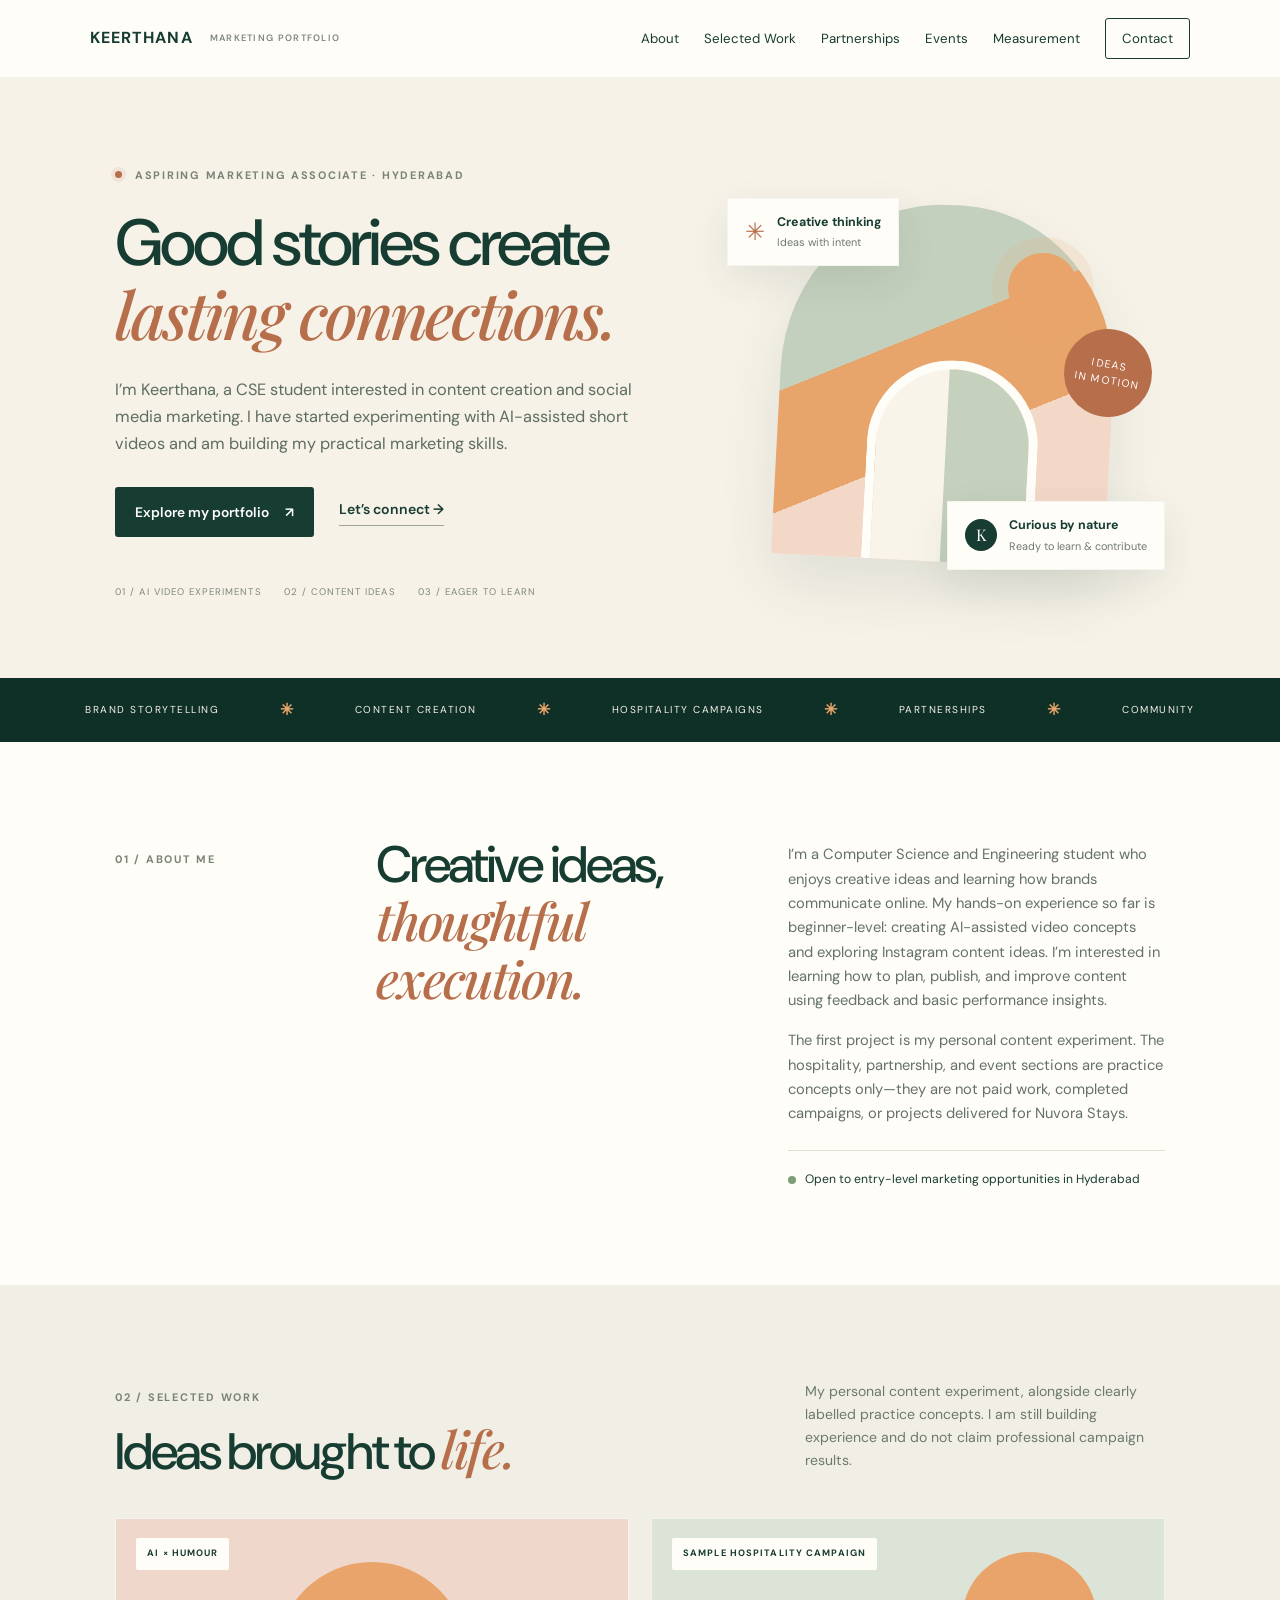
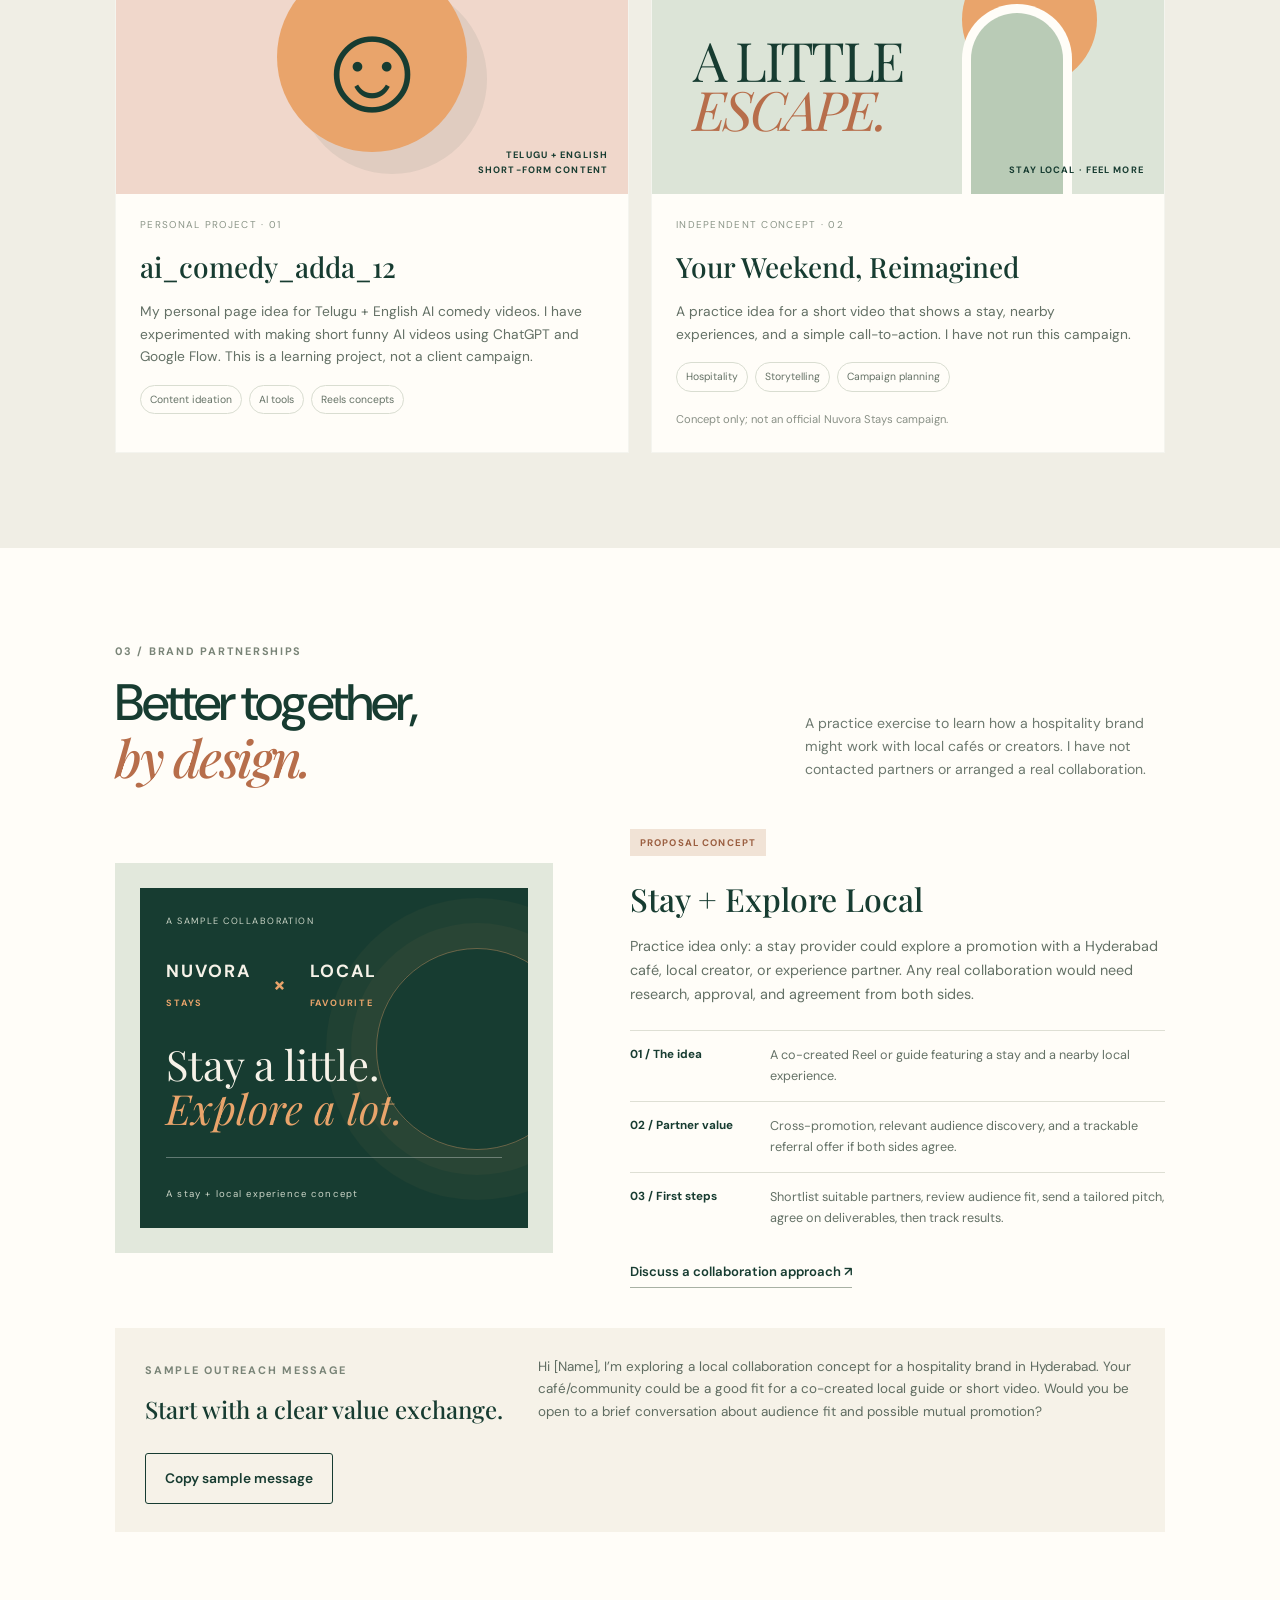
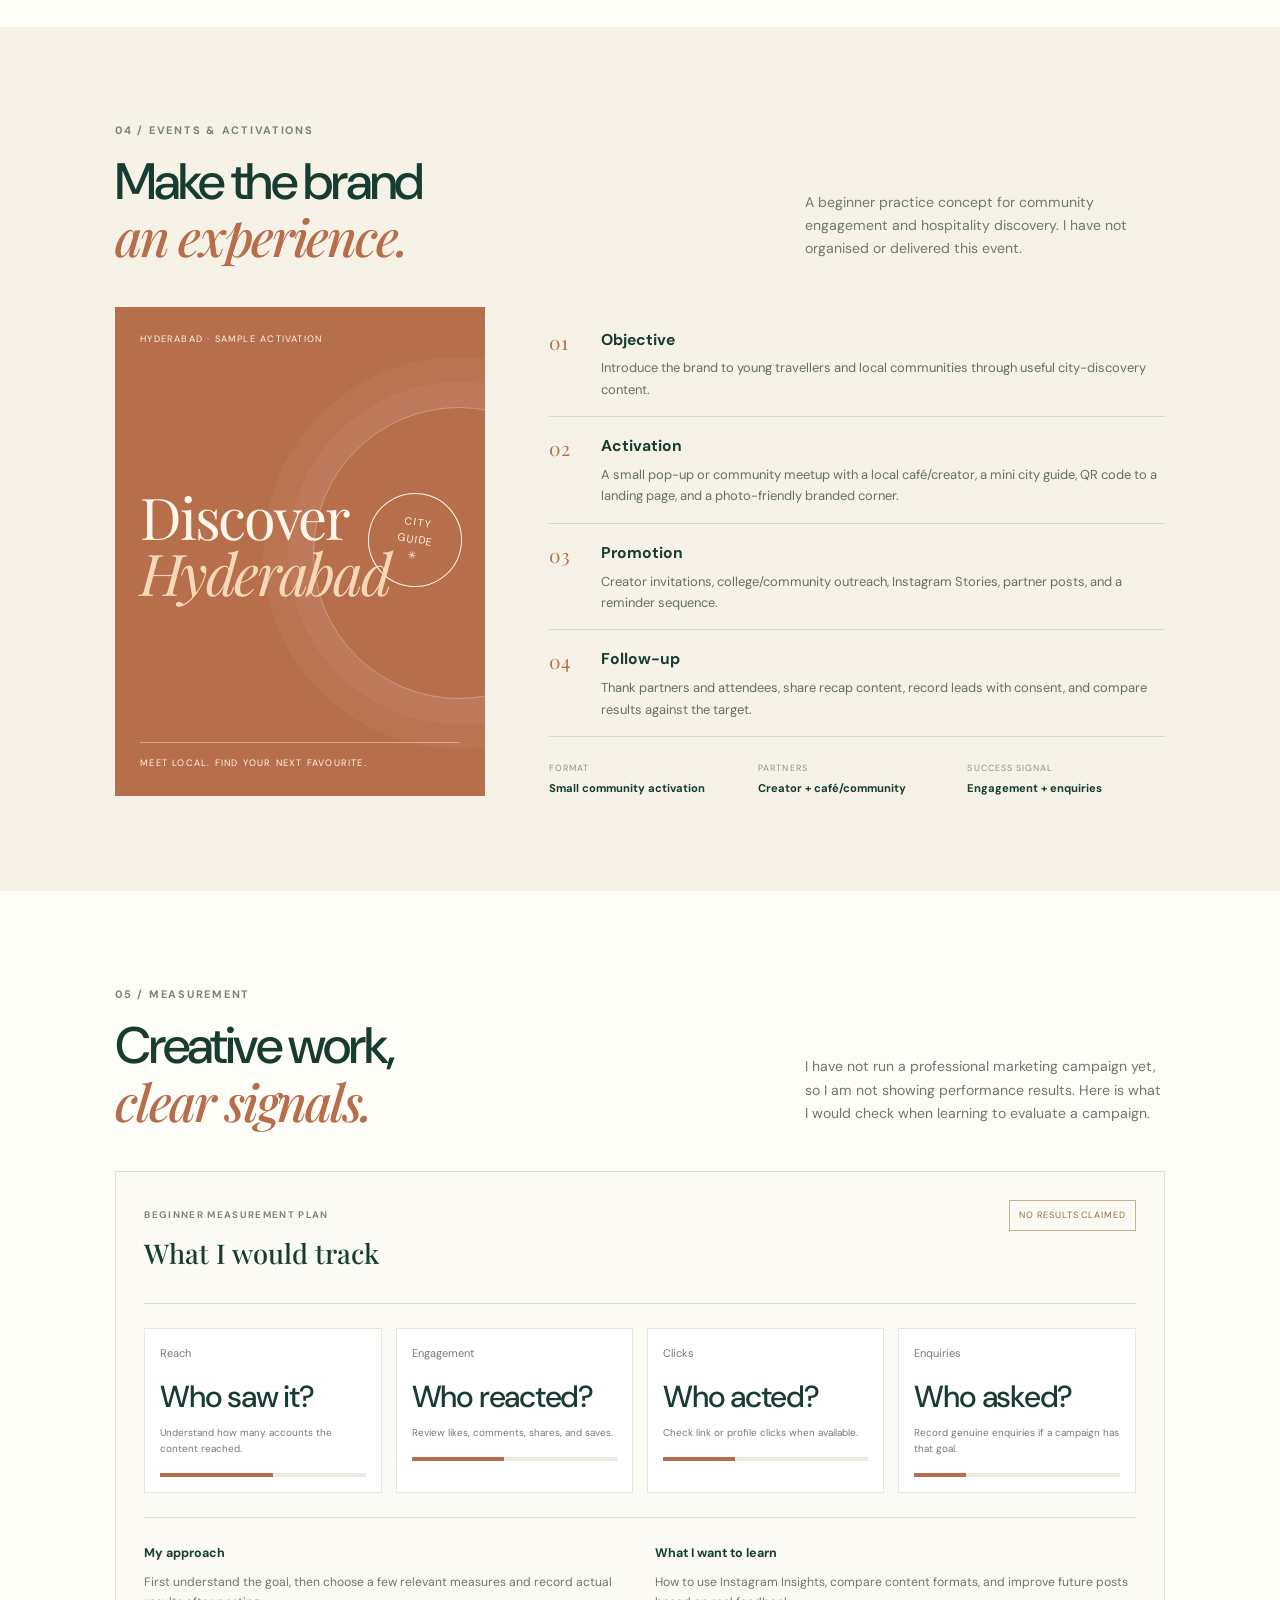
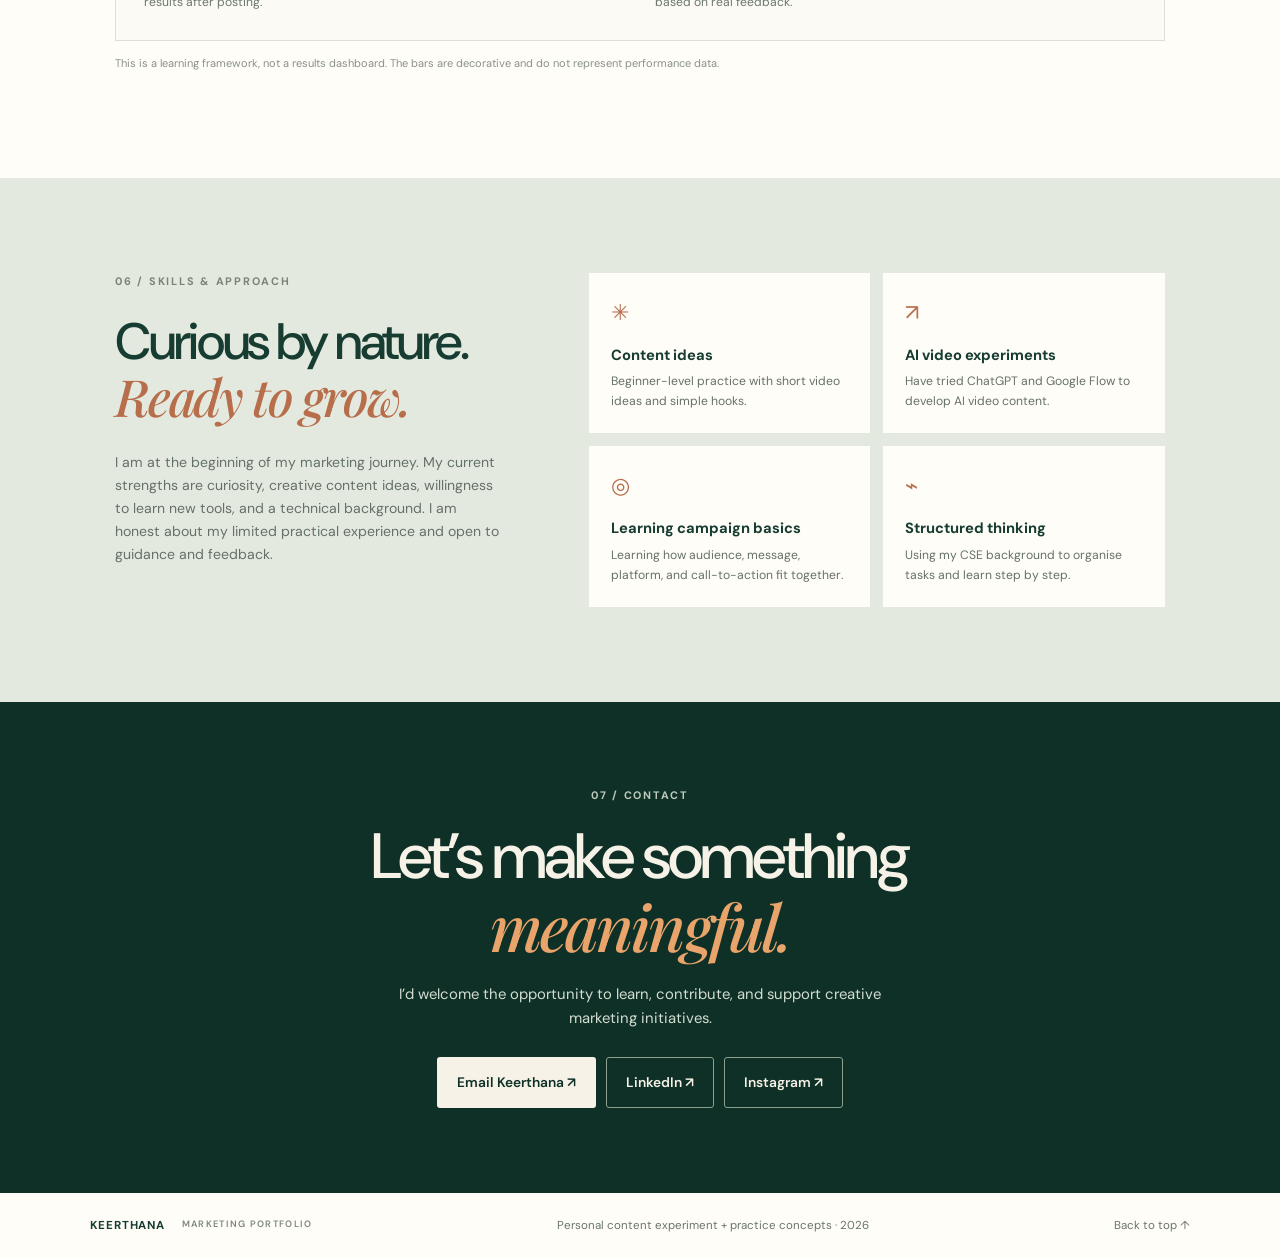
<file: index.html>
<!doctype html>
<html lang="en">
<head>
  <meta charset="utf-8">
  <meta name="viewport" content="width=device-width, initial-scale=1">
  <meta name="description" content="Keerthana's entry-level marketing portfolio featuring personal AI-assisted content experiments and clearly labelled sample marketing concepts.">
  <title>Keerthana | Marketing & Brand Partnerships</title>
  <link rel="preconnect" href="https://fonts.googleapis.com">
  <link rel="preconnect" href="https://fonts.gstatic.com" crossorigin>
  <link href="https://fonts.googleapis.com/css2?family=DM+Sans:wght@400;500;600;700&family=Playfair+Display:ital,wght@0,500;0,600;1,500;1,600&display=swap" rel="stylesheet">
  <link rel="stylesheet" href="style.css">
</head>
<body>
  <header class="header">
    <a class="brand" href="#home">KEERTHANA <small>MARKETING PORTFOLIO</small></a>
    <button class="menu-toggle" id="menuToggle" aria-label="Open navigation" aria-expanded="false">☰</button>
    <nav id="nav">
      <a href="#about">About</a><a href="#work">Selected Work</a><a href="#partnerships">Partnerships</a><a href="#events">Events</a><a href="#insights">Measurement</a>
      <a class="nav-button" href="#contact">Contact</a>
    </nav>
  </header>

  <main>
    <section class="hero" id="home">
      <div class="hero-content">
        <div class="eyebrow"><span class="pulse"></span> ASPIRING MARKETING ASSOCIATE · HYDERABAD</div>
        <h1>Good stories create<br> <em>lasting connections.</em></h1>
        <p class="hero-lede">I’m Keerthana, a CSE student interested in content creation and social media marketing. I have started experimenting with AI-assisted short videos and am building my practical marketing skills.</p>
        <div class="hero-actions"><a class="btn btn-primary" href="#work">Explore my portfolio <span>↗</span></a><a class="quiet-link" href="#contact">Let’s connect <span>→</span></a></div>
        <div class="hero-proof"><span>01 / AI VIDEO EXPERIMENTS</span><span>02 / CONTENT IDEAS</span><span>03 / EAGER TO LEARN</span></div>
      </div>
      <div class="hero-visual">
        <div class="hero-image"></div>
        <div class="floating-note note-top"><span class="note-icon">✳</span><div><b>Creative thinking</b><small>Ideas with intent</small></div></div>
        <div class="floating-note note-bottom"><div class="note-avatar">K</div><div><b>Curious by nature</b><small>Ready to learn & contribute</small></div></div>
        <div class="hero-stamp">IDEAS<br>IN MOTION</div>
      </div>
    </section>

    <div class="ticker"><span>BRAND STORYTELLING</span><b>✳</b><span>CONTENT CREATION</span><b>✳</b><span>HOSPITALITY CAMPAIGNS</span><b>✳</b><span>PARTNERSHIPS</span><b>✳</b><span>COMMUNITY</span></div>

    <section class="section about" id="about">
      <div class="section-label">01 / ABOUT ME</div>
      <div class="about-main"><h2>Creative ideas,<br><em>thoughtful execution.</em></h2></div>
      <div class="about-copy">
        <p>I’m a Computer Science and Engineering student who enjoys creative ideas and learning how brands communicate online. My hands-on experience so far is beginner-level: creating AI-assisted video concepts and exploring Instagram content ideas. I’m interested in learning how to plan, publish, and improve content using feedback and basic performance insights.</p>
        <p>The first project is my personal content experiment. The hospitality, partnership, and event sections are practice concepts only—they are not paid work, completed campaigns, or projects delivered for Nuvora Stays.</p>
        <div class="availability"><span class="availability-dot"></span> Open to entry-level marketing opportunities in Hyderabad</div>
      </div>
    </section>

    <section class="section work-section" id="work">
      <div class="section-heading"><div><div class="section-label">02 / SELECTED WORK</div><h2>Ideas brought to <em>life.</em></h2></div><p>My personal content experiment, alongside clearly labelled practice concepts. I am still building experience and do not claim professional campaign results.</p></div>
      <div class="project-grid">
        <article class="project-card project-content">
          <div class="project-art ai-art"><div class="ai-orb">☺</div><span class="art-label">AI × HUMOUR</span><span class="art-bottom">TELUGU + ENGLISH<br>SHORT-FORM CONTENT</span></div>
          <div class="project-info"><div class="project-kicker">PERSONAL PROJECT · 01</div><h3>ai_comedy_adda_12</h3><p>My personal page idea for Telugu + English AI comedy videos. I have experimented with making short funny AI videos using ChatGPT and Google Flow. This is a learning project, not a client campaign.</p><div class="tags"><span>Content ideation</span><span>AI tools</span><span>Reels concepts</span></div></div>
        </article>
        <article class="project-card">
          <div class="project-art stay-art"><div class="sun-disc"></div><div class="arch"></div><div class="stay-copy">A LITTLE<br><em>ESCAPE.</em></div><span class="art-label">SAMPLE HOSPITALITY CAMPAIGN</span><span class="art-bottom">STAY LOCAL · FEEL MORE</span></div>
          <div class="project-info"><div class="project-kicker">INDEPENDENT CONCEPT · 02</div><h3>Your Weekend, Reimagined</h3><p>A practice idea for a short video that shows a stay, nearby experiences, and a simple call-to-action. I have not run this campaign.</p><div class="tags"><span>Hospitality</span><span>Storytelling</span><span>Campaign planning</span></div><p class="disclosure">Concept only; not an official Nuvora Stays campaign.</p></div>
        </article>
      </div>
    </section>

    <section class="section partnership-section" id="partnerships">
      <div class="section-heading"><div><div class="section-label">03 / BRAND PARTNERSHIPS</div><h2>Better together,<br><em>by design.</em></h2></div><p>A practice exercise to learn how a hospitality brand might work with local cafés or creators. I have not contacted partners or arranged a real collaboration.</p></div>
      <div class="partnership-feature">
        <div class="partnership-visual"><div class="partner-card"><span class="partner-overline">A SAMPLE COLLABORATION</span><div class="partner-logos"><span>NUVORA<br><small>STAYS</small></span><b>×</b><span>LOCAL<br><small>FAVOURITE</small></span></div><div class="partner-quote">Stay a little.<br><em>Explore a lot.</em></div><div class="partner-line"></div><span class="partner-caption">A stay + local experience concept</span></div></div>
        <div class="partnership-details">
          <span class="pill">PROPOSAL CONCEPT</span><h3>Stay + Explore Local</h3>
          <p>Practice idea only: a stay provider could explore a promotion with a Hyderabad café, local creator, or experience partner. Any real collaboration would need research, approval, and agreement from both sides.</p>
          <div class="detail-row"><b>01 / The idea</b><p>A co-created Reel or guide featuring a stay and a nearby local experience.</p></div>
          <div class="detail-row"><b>02 / Partner value</b><p>Cross-promotion, relevant audience discovery, and a trackable referral offer if both sides agree.</p></div>
          <div class="detail-row"><b>03 / First steps</b><p>Shortlist suitable partners, review audience fit, send a tailored pitch, agree on deliverables, then track results.</p></div>
          <a class="text-arrow" href="#contact">Discuss a collaboration approach ↗</a>
        </div>
      </div>
      <div class="outreach-box"><div><span class="section-label">SAMPLE OUTREACH MESSAGE</span><h3>Start with a clear value exchange.</h3></div><p>Hi [Name], I’m exploring a local collaboration concept for a hospitality brand in Hyderabad. Your café/community could be a good fit for a co-created local guide or short video. Would you be open to a brief conversation about audience fit and possible mutual promotion?</p><button class="btn btn-outline" id="copyPitch">Copy sample message</button><span id="copyStatus" aria-live="polite"></span></div>
    </section>

    <section class="section event-section" id="events">
      <div class="section-heading"><div><div class="section-label">04 / EVENTS & ACTIVATIONS</div><h2>Make the brand<br><em>an experience.</em></h2></div><p>A beginner practice concept for community engagement and hospitality discovery. I have not organised or delivered this event.</p></div>
      <div class="event-layout">
        <div class="event-poster"><div class="poster-top">HYDERABAD · SAMPLE ACTIVATION</div><div class="poster-title">Discover<br><em>Hyderabad</em></div><div class="poster-circle">CITY<br>GUIDE<br>✳</div><div class="poster-bottom">MEET LOCAL. FIND YOUR NEXT FAVOURITE.</div></div>
        <div class="event-plan">
          <div class="plan-item"><span>01</span><div><h3>Objective</h3><p>Introduce the brand to young travellers and local communities through useful city-discovery content.</p></div></div>
          <div class="plan-item"><span>02</span><div><h3>Activation</h3><p>A small pop-up or community meetup with a local café/creator, a mini city guide, QR code to a landing page, and a photo-friendly branded corner.</p></div></div>
          <div class="plan-item"><span>03</span><div><h3>Promotion</h3><p>Creator invitations, college/community outreach, Instagram Stories, partner posts, and a reminder sequence.</p></div></div>
          <div class="plan-item"><span>04</span><div><h3>Follow-up</h3><p>Thank partners and attendees, share recap content, record leads with consent, and compare results against the target.</p></div></div>
          <div class="event-meta"><div><small>FORMAT</small><b>Small community activation</b></div><div><small>PARTNERS</small><b>Creator + café/community</b></div><div><small>SUCCESS SIGNAL</small><b>Engagement + enquiries</b></div></div>
        </div>
      </div>
    </section>

    <section class="section measurement-section" id="insights">
      <div class="section-heading"><div><div class="section-label">05 / MEASUREMENT</div><h2>Creative work,<br><em>clear signals.</em></h2></div><p>I have not run a professional marketing campaign yet, so I am not showing performance results. Here is what I would check when learning to evaluate a campaign.</p></div>
      <div class="dashboard">
        <div class="dashboard-head"><div><span class="dashboard-eyebrow">BEGINNER MEASUREMENT PLAN</span><h3>What I would track</h3></div><span class="sample-badge">NO RESULTS CLAIMED</span></div>
        <div class="metric-grid">
          <div class="metric"><span>Reach</span><strong>Who saw it?</strong><small>Understand how many accounts the content reached.</small><div class="bar"><i style="width:55%"></i></div></div>
          <div class="metric"><span>Engagement</span><strong>Who reacted?</strong><small>Review likes, comments, shares, and saves.</small><div class="bar"><i style="width:45%"></i></div></div>
          <div class="metric"><span>Clicks</span><strong>Who acted?</strong><small>Check link or profile clicks when available.</small><div class="bar"><i style="width:35%"></i></div></div>
          <div class="metric"><span>Enquiries</span><strong>Who asked?</strong><small>Record genuine enquiries if a campaign has that goal.</small><div class="bar"><i style="width:25%"></i></div></div>
        </div>
        <div class="dashboard-bottom"><div><b>My approach</b><p>First understand the goal, then choose a few relevant measures and record actual results after posting.</p></div><div><b>What I want to learn</b><p>How to use Instagram Insights, compare content formats, and improve future posts based on real feedback.</p></div></div>
      </div>
      <p class="fine-print">This is a learning framework, not a results dashboard. The bars are decorative and do not represent performance data.</p>
    </section>

    <section class="section capabilities">
      <div><div class="section-label">06 / SKILLS & APPROACH</div><h2>Curious by nature.<br><em>Ready to grow.</em></h2><p class="capability-intro">I am at the beginning of my marketing journey. My current strengths are curiosity, creative content ideas, willingness to learn new tools, and a technical background. I am honest about my limited practical experience and open to guidance and feedback.</p></div>
      <div class="capability-grid">
        <div><span>✳</span><h3>Content ideas</h3><p>Beginner-level practice with short video ideas and simple hooks.</p></div>
        <div><span>↗</span><h3>AI video experiments</h3><p>Have tried ChatGPT and Google Flow to develop AI video content.</p></div>
        <div><span>◎</span><h3>Learning campaign basics</h3><p>Learning how audience, message, platform, and call-to-action fit together.</p></div>
        <div><span>⌁</span><h3>Structured thinking</h3><p>Using my CSE background to organise tasks and learn step by step.</p></div>
      </div>
    </section>

    <section class="contact-section" id="contact">
      <div class="contact-inner"><div class="section-label">07 / CONTACT</div><h2>Let’s make something<br><em>meaningful.</em></h2><p>I’d welcome the opportunity to learn, contribute, and support creative marketing initiatives.</p>
        <div class="contact-actions"><a class="btn btn-light" id="emailLink" href="mailto:your.email@example.com">Email Keerthana ↗</a><a class="btn btn-contact-outline" id="linkedinLink" href="https://www.linkedin.com/" target="_blank" rel="noopener">LinkedIn ↗</a><a class="btn btn-contact-outline" id="instagramLink" href="https://www.instagram.com/" target="_blank" rel="noopener">Instagram ↗</a></div>
      </div>
    </section>
  </main>
  <footer><a class="brand" href="#home">KEERTHANA <small>MARKETING PORTFOLIO</small></a><span>Personal content experiment + practice concepts · 2026</span><a href="#home">Back to top ↑</a></footer>
  <script src="script.js"></script>
</body>
</html>
</file>
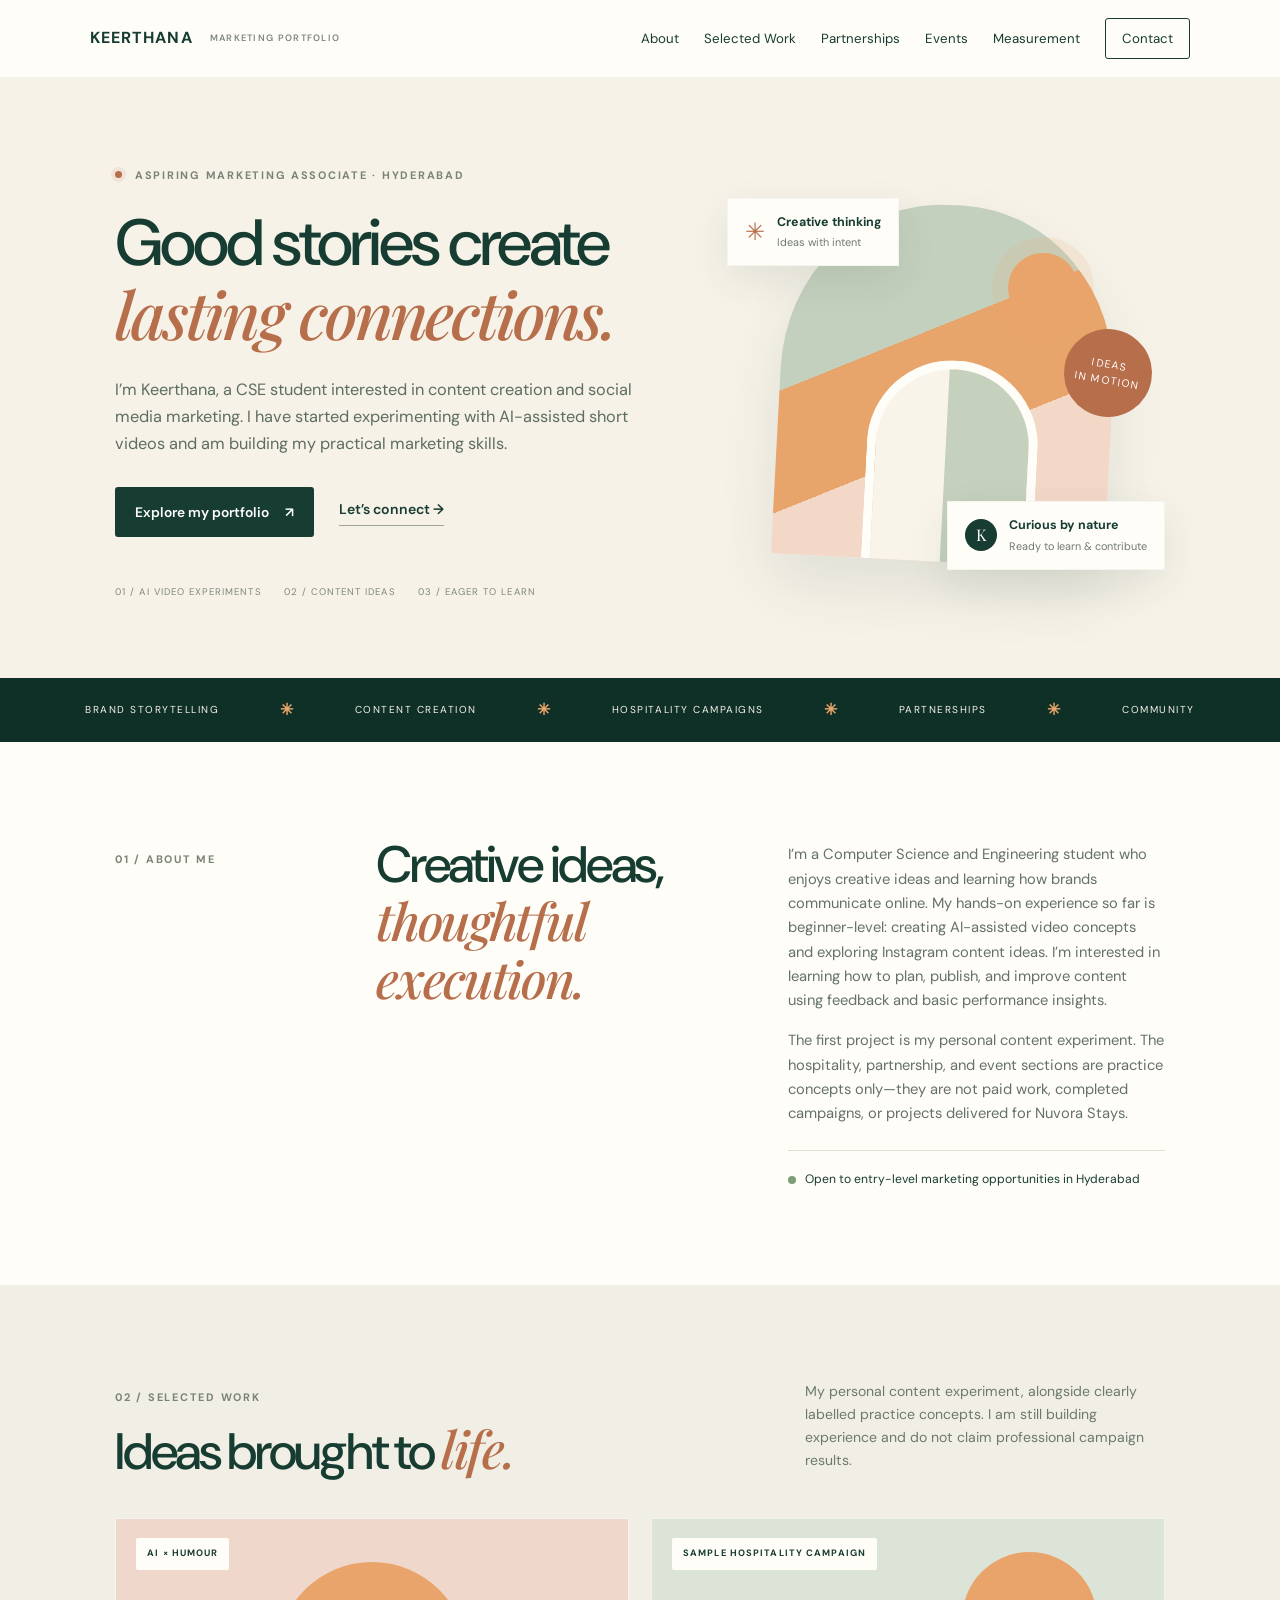
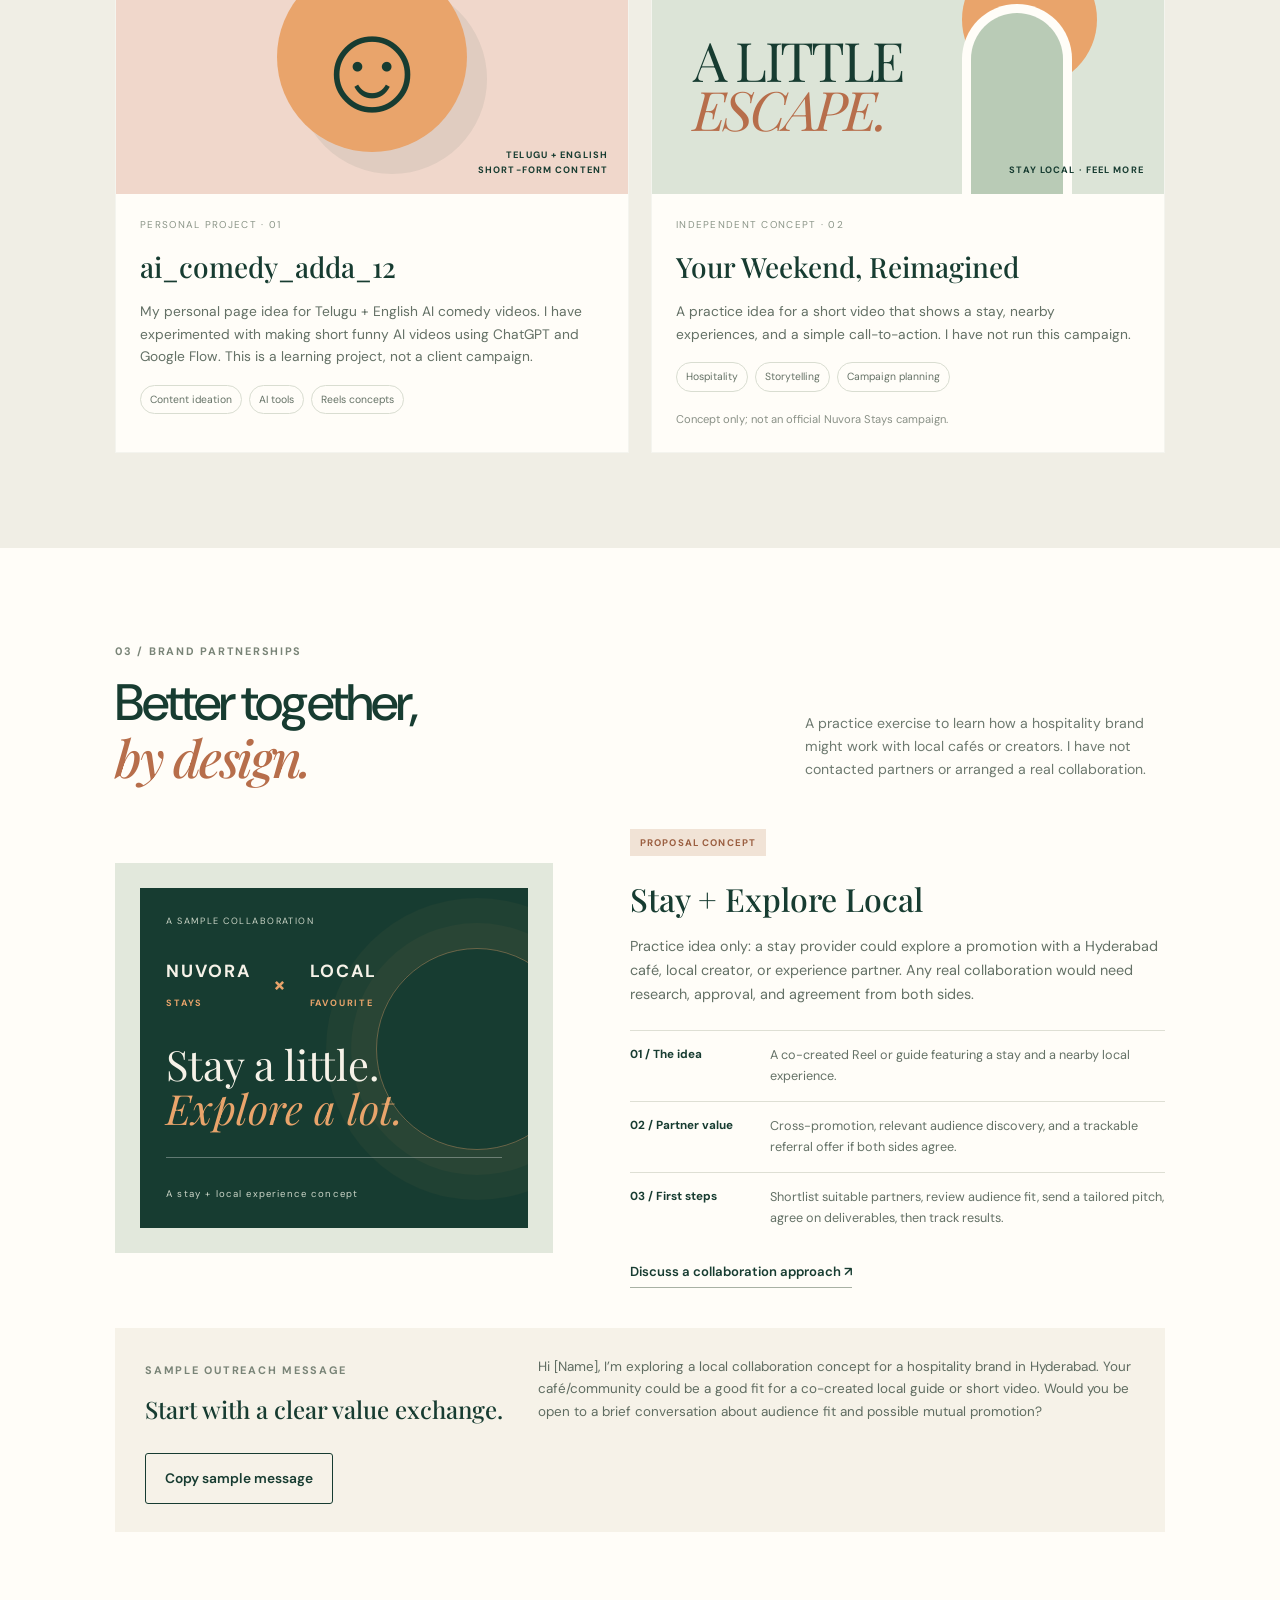
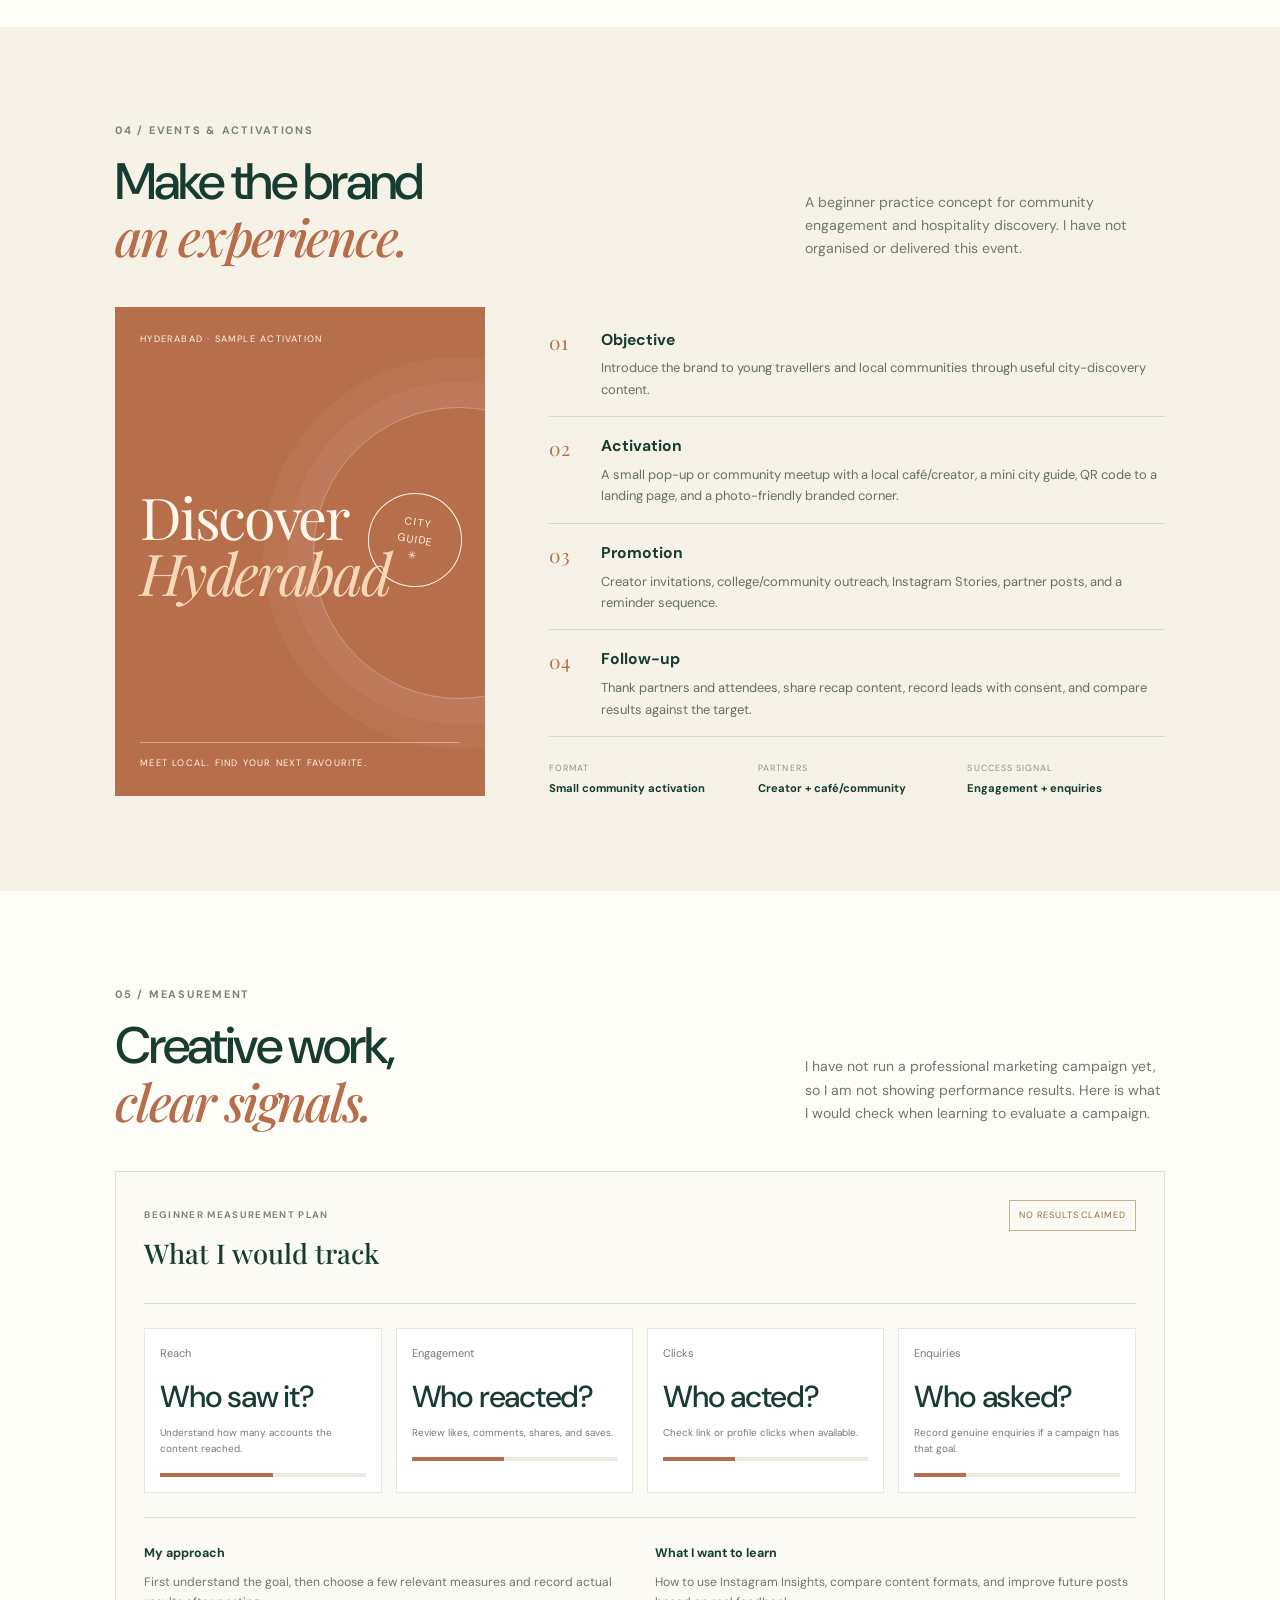
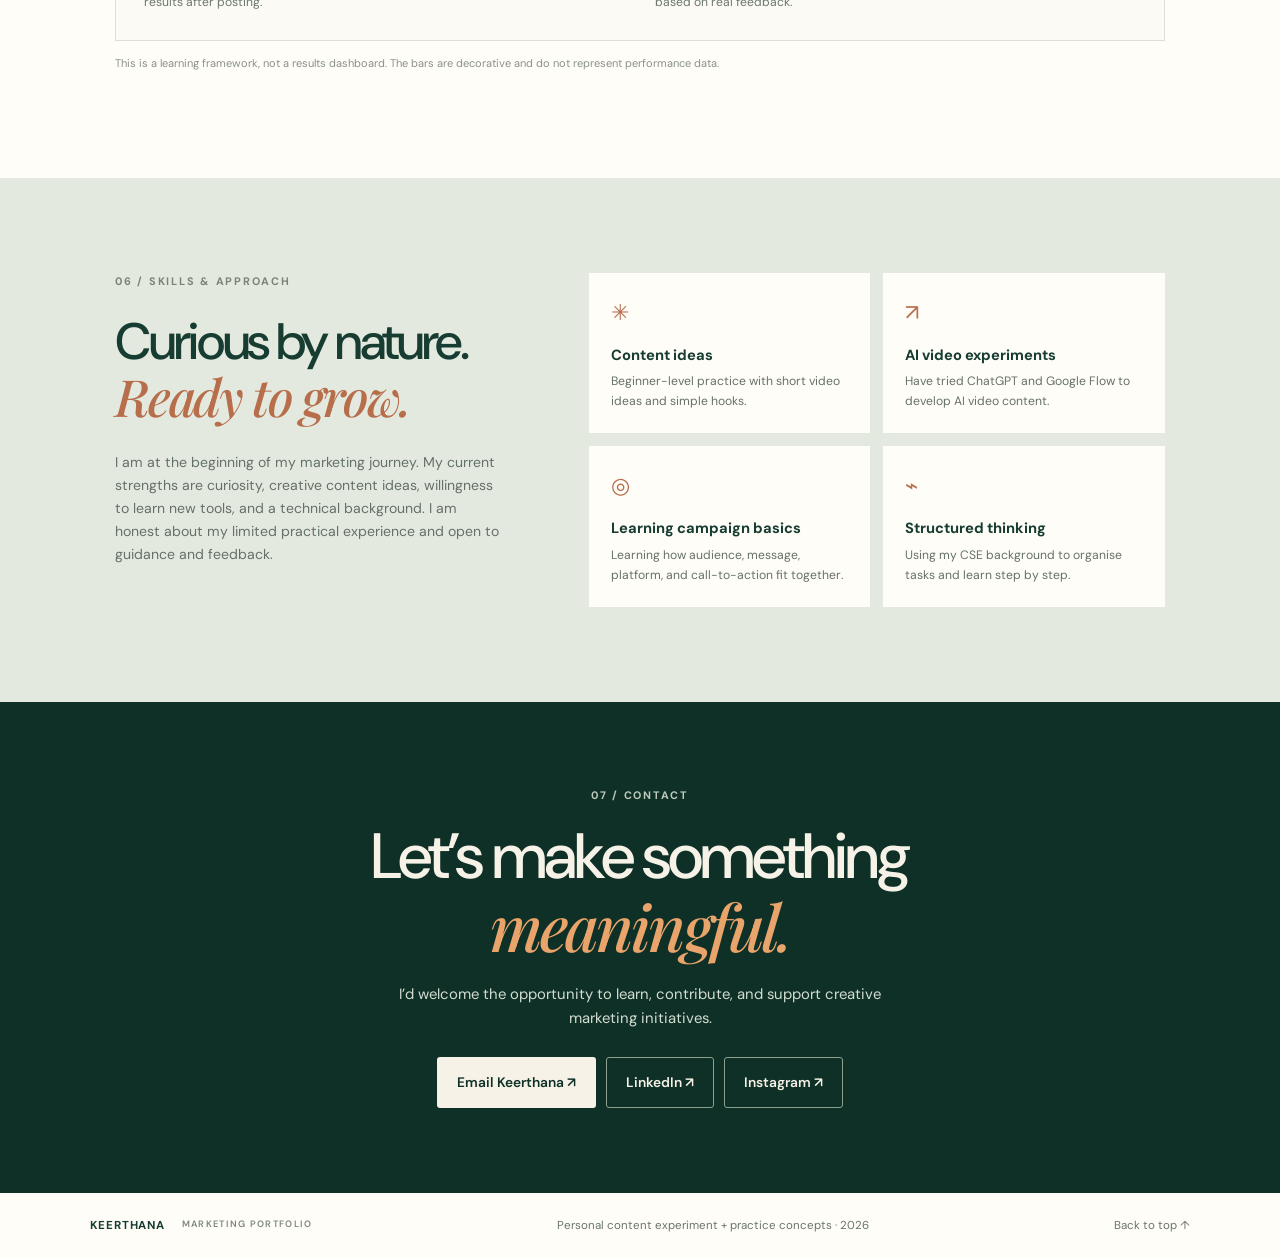
<file: keerthana_nuvora_premium_portfolio/index.html>
<!doctype html>
<html lang="en">
<head>
  <meta charset="utf-8">
  <meta name="viewport" content="width=device-width, initial-scale=1">
  <meta name="description" content="Keerthana's entry-level marketing portfolio featuring personal AI-assisted content experiments and clearly labelled sample marketing concepts.">
  <title>Keerthana | Marketing & Brand Partnerships</title>
  <link rel="preconnect" href="https://fonts.googleapis.com">
  <link rel="preconnect" href="https://fonts.gstatic.com" crossorigin>
  <link href="https://fonts.googleapis.com/css2?family=DM+Sans:wght@400;500;600;700&family=Playfair+Display:ital,wght@0,500;0,600;1,500;1,600&display=swap" rel="stylesheet">
  <link rel="stylesheet" href="style.css">
</head>
<body>
  <header class="header">
    <a class="brand" href="#home">KEERTHANA <small>MARKETING PORTFOLIO</small></a>
    <button class="menu-toggle" id="menuToggle" aria-label="Open navigation" aria-expanded="false">☰</button>
    <nav id="nav">
      <a href="#about">About</a><a href="#work">Selected Work</a><a href="#partnerships">Partnerships</a><a href="#events">Events</a><a href="#insights">Measurement</a>
      <a class="nav-button" href="#contact">Contact</a>
    </nav>
  </header>

  <main>
    <section class="hero" id="home">
      <div class="hero-content">
        <div class="eyebrow"><span class="pulse"></span> ASPIRING MARKETING ASSOCIATE · HYDERABAD</div>
        <h1>Good stories create<br> <em>lasting connections.</em></h1>
        <p class="hero-lede">I’m Keerthana, a CSE student interested in content creation and social media marketing. I have started experimenting with AI-assisted short videos and am building my practical marketing skills.</p>
        <div class="hero-actions"><a class="btn btn-primary" href="#work">Explore my portfolio <span>↗</span></a><a class="quiet-link" href="#contact">Let’s connect <span>→</span></a></div>
        <div class="hero-proof"><span>01 / AI VIDEO EXPERIMENTS</span><span>02 / CONTENT IDEAS</span><span>03 / EAGER TO LEARN</span></div>
      </div>
      <div class="hero-visual">
        <div class="hero-image"></div>
        <div class="floating-note note-top"><span class="note-icon">✳</span><div><b>Creative thinking</b><small>Ideas with intent</small></div></div>
        <div class="floating-note note-bottom"><div class="note-avatar">K</div><div><b>Curious by nature</b><small>Ready to learn & contribute</small></div></div>
        <div class="hero-stamp">IDEAS<br>IN MOTION</div>
      </div>
    </section>

    <div class="ticker"><span>BRAND STORYTELLING</span><b>✳</b><span>CONTENT CREATION</span><b>✳</b><span>HOSPITALITY CAMPAIGNS</span><b>✳</b><span>PARTNERSHIPS</span><b>✳</b><span>COMMUNITY</span></div>

    <section class="section about" id="about">
      <div class="section-label">01 / ABOUT ME</div>
      <div class="about-main"><h2>Creative ideas,<br><em>thoughtful execution.</em></h2></div>
      <div class="about-copy">
        <p>I’m a Computer Science and Engineering student who enjoys creative ideas and learning how brands communicate online. My hands-on experience so far is beginner-level: creating AI-assisted video concepts and exploring Instagram content ideas. I’m interested in learning how to plan, publish, and improve content using feedback and basic performance insights.</p>
        <p>The first project is my personal content experiment. The hospitality, partnership, and event sections are practice concepts only—they are not paid work, completed campaigns, or projects delivered for Nuvora Stays.</p>
        <div class="availability"><span class="availability-dot"></span> Open to entry-level marketing opportunities in Hyderabad</div>
      </div>
    </section>

    <section class="section work-section" id="work">
      <div class="section-heading"><div><div class="section-label">02 / SELECTED WORK</div><h2>Ideas brought to <em>life.</em></h2></div><p>My personal content experiment, alongside clearly labelled practice concepts. I am still building experience and do not claim professional campaign results.</p></div>
      <div class="project-grid">
        <article class="project-card project-content">
          <div class="project-art ai-art"><div class="ai-orb">☺</div><span class="art-label">AI × HUMOUR</span><span class="art-bottom">TELUGU + ENGLISH<br>SHORT-FORM CONTENT</span></div>
          <div class="project-info"><div class="project-kicker">PERSONAL PROJECT · 01</div><h3>ai_comedy_adda_12</h3><p>My personal page idea for Telugu + English AI comedy videos. I have experimented with making short funny AI videos using ChatGPT and Google Flow. This is a learning project, not a client campaign.</p><div class="tags"><span>Content ideation</span><span>AI tools</span><span>Reels concepts</span></div></div>
        </article>
        <article class="project-card">
          <div class="project-art stay-art"><div class="sun-disc"></div><div class="arch"></div><div class="stay-copy">A LITTLE<br><em>ESCAPE.</em></div><span class="art-label">SAMPLE HOSPITALITY CAMPAIGN</span><span class="art-bottom">STAY LOCAL · FEEL MORE</span></div>
          <div class="project-info"><div class="project-kicker">INDEPENDENT CONCEPT · 02</div><h3>Your Weekend, Reimagined</h3><p>A practice idea for a short video that shows a stay, nearby experiences, and a simple call-to-action. I have not run this campaign.</p><div class="tags"><span>Hospitality</span><span>Storytelling</span><span>Campaign planning</span></div><p class="disclosure">Concept only; not an official Nuvora Stays campaign.</p></div>
        </article>
      </div>
    </section>

    <section class="section partnership-section" id="partnerships">
      <div class="section-heading"><div><div class="section-label">03 / BRAND PARTNERSHIPS</div><h2>Better together,<br><em>by design.</em></h2></div><p>A practice exercise to learn how a hospitality brand might work with local cafés or creators. I have not contacted partners or arranged a real collaboration.</p></div>
      <div class="partnership-feature">
        <div class="partnership-visual"><div class="partner-card"><span class="partner-overline">A SAMPLE COLLABORATION</span><div class="partner-logos"><span>NUVORA<br><small>STAYS</small></span><b>×</b><span>LOCAL<br><small>FAVOURITE</small></span></div><div class="partner-quote">Stay a little.<br><em>Explore a lot.</em></div><div class="partner-line"></div><span class="partner-caption">A stay + local experience concept</span></div></div>
        <div class="partnership-details">
          <span class="pill">PROPOSAL CONCEPT</span><h3>Stay + Explore Local</h3>
          <p>Practice idea only: a stay provider could explore a promotion with a Hyderabad café, local creator, or experience partner. Any real collaboration would need research, approval, and agreement from both sides.</p>
          <div class="detail-row"><b>01 / The idea</b><p>A co-created Reel or guide featuring a stay and a nearby local experience.</p></div>
          <div class="detail-row"><b>02 / Partner value</b><p>Cross-promotion, relevant audience discovery, and a trackable referral offer if both sides agree.</p></div>
          <div class="detail-row"><b>03 / First steps</b><p>Shortlist suitable partners, review audience fit, send a tailored pitch, agree on deliverables, then track results.</p></div>
          <a class="text-arrow" href="#contact">Discuss a collaboration approach ↗</a>
        </div>
      </div>
      <div class="outreach-box"><div><span class="section-label">SAMPLE OUTREACH MESSAGE</span><h3>Start with a clear value exchange.</h3></div><p>Hi [Name], I’m exploring a local collaboration concept for a hospitality brand in Hyderabad. Your café/community could be a good fit for a co-created local guide or short video. Would you be open to a brief conversation about audience fit and possible mutual promotion?</p><button class="btn btn-outline" id="copyPitch">Copy sample message</button><span id="copyStatus" aria-live="polite"></span></div>
    </section>

    <section class="section event-section" id="events">
      <div class="section-heading"><div><div class="section-label">04 / EVENTS & ACTIVATIONS</div><h2>Make the brand<br><em>an experience.</em></h2></div><p>A beginner practice concept for community engagement and hospitality discovery. I have not organised or delivered this event.</p></div>
      <div class="event-layout">
        <div class="event-poster"><div class="poster-top">HYDERABAD · SAMPLE ACTIVATION</div><div class="poster-title">Discover<br><em>Hyderabad</em></div><div class="poster-circle">CITY<br>GUIDE<br>✳</div><div class="poster-bottom">MEET LOCAL. FIND YOUR NEXT FAVOURITE.</div></div>
        <div class="event-plan">
          <div class="plan-item"><span>01</span><div><h3>Objective</h3><p>Introduce the brand to young travellers and local communities through useful city-discovery content.</p></div></div>
          <div class="plan-item"><span>02</span><div><h3>Activation</h3><p>A small pop-up or community meetup with a local café/creator, a mini city guide, QR code to a landing page, and a photo-friendly branded corner.</p></div></div>
          <div class="plan-item"><span>03</span><div><h3>Promotion</h3><p>Creator invitations, college/community outreach, Instagram Stories, partner posts, and a reminder sequence.</p></div></div>
          <div class="plan-item"><span>04</span><div><h3>Follow-up</h3><p>Thank partners and attendees, share recap content, record leads with consent, and compare results against the target.</p></div></div>
          <div class="event-meta"><div><small>FORMAT</small><b>Small community activation</b></div><div><small>PARTNERS</small><b>Creator + café/community</b></div><div><small>SUCCESS SIGNAL</small><b>Engagement + enquiries</b></div></div>
        </div>
      </div>
    </section>

    <section class="section measurement-section" id="insights">
      <div class="section-heading"><div><div class="section-label">05 / MEASUREMENT</div><h2>Creative work,<br><em>clear signals.</em></h2></div><p>I have not run a professional marketing campaign yet, so I am not showing performance results. Here is what I would check when learning to evaluate a campaign.</p></div>
      <div class="dashboard">
        <div class="dashboard-head"><div><span class="dashboard-eyebrow">BEGINNER MEASUREMENT PLAN</span><h3>What I would track</h3></div><span class="sample-badge">NO RESULTS CLAIMED</span></div>
        <div class="metric-grid">
          <div class="metric"><span>Reach</span><strong>Who saw it?</strong><small>Understand how many accounts the content reached.</small><div class="bar"><i style="width:55%"></i></div></div>
          <div class="metric"><span>Engagement</span><strong>Who reacted?</strong><small>Review likes, comments, shares, and saves.</small><div class="bar"><i style="width:45%"></i></div></div>
          <div class="metric"><span>Clicks</span><strong>Who acted?</strong><small>Check link or profile clicks when available.</small><div class="bar"><i style="width:35%"></i></div></div>
          <div class="metric"><span>Enquiries</span><strong>Who asked?</strong><small>Record genuine enquiries if a campaign has that goal.</small><div class="bar"><i style="width:25%"></i></div></div>
        </div>
        <div class="dashboard-bottom"><div><b>My approach</b><p>First understand the goal, then choose a few relevant measures and record actual results after posting.</p></div><div><b>What I want to learn</b><p>How to use Instagram Insights, compare content formats, and improve future posts based on real feedback.</p></div></div>
      </div>
      <p class="fine-print">This is a learning framework, not a results dashboard. The bars are decorative and do not represent performance data.</p>
    </section>

    <section class="section capabilities">
      <div><div class="section-label">06 / SKILLS & APPROACH</div><h2>Curious by nature.<br><em>Ready to grow.</em></h2><p class="capability-intro">I am at the beginning of my marketing journey. My current strengths are curiosity, creative content ideas, willingness to learn new tools, and a technical background. I am honest about my limited practical experience and open to guidance and feedback.</p></div>
      <div class="capability-grid">
        <div><span>✳</span><h3>Content ideas</h3><p>Beginner-level practice with short video ideas and simple hooks.</p></div>
        <div><span>↗</span><h3>AI video experiments</h3><p>Have tried ChatGPT and Google Flow to develop AI video content.</p></div>
        <div><span>◎</span><h3>Learning campaign basics</h3><p>Learning how audience, message, platform, and call-to-action fit together.</p></div>
        <div><span>⌁</span><h3>Structured thinking</h3><p>Using my CSE background to organise tasks and learn step by step.</p></div>
      </div>
    </section>

    <section class="contact-section" id="contact">
      <div class="contact-inner"><div class="section-label">07 / CONTACT</div><h2>Let’s make something<br><em>meaningful.</em></h2><p>I’d welcome the opportunity to learn, contribute, and support creative marketing initiatives.</p>
        <div class="contact-actions"><a class="btn btn-light" id="emailLink" href="mailto:your.email@example.com">Email Keerthana ↗</a><a class="btn btn-contact-outline" id="linkedinLink" href="https://www.linkedin.com/" target="_blank" rel="noopener">LinkedIn ↗</a><a class="btn btn-contact-outline" id="instagramLink" href="https://www.instagram.com/" target="_blank" rel="noopener">Instagram ↗</a></div>
      </div>
    </section>
  </main>
  <footer><a class="brand" href="#home">KEERTHANA <small>MARKETING PORTFOLIO</small></a><span>Personal content experiment + practice concepts · 2026</span><a href="#home">Back to top ↑</a></footer>
  <script src="script.js"></script>
</body>
</html>
</file>
<file: style.css>
@import url('https://fonts.googleapis.com/css2?family=DM+Sans:wght@400;500;600;700&family=Playfair+Display:ital,wght@0,500;0,600;1,500;1,600&display=swap');
:root{--green:#173c31;--green2:#0f3027;--cream:#f6f2e8;--paper:#fffdf8;--rust:#b76e4b;--orange:#e9a46b;--muted:#6d796f;--line:#dedfd4;--sage:#dce4d7}
*{box-sizing:border-box}html{scroll-behavior:smooth;scroll-padding-top:86px}body{margin:0;background:var(--paper);color:var(--green);font-family:'DM Sans',sans-serif;line-height:1.65}a{color:inherit;text-decoration:none}button{font:inherit;cursor:pointer}.header{height:78px;padding:0 7vw;display:flex;justify-content:space-between;align-items:center;position:sticky;top:0;background:#fffdf8ed;backdrop-filter:blur(12px);z-index:10;border-bottom:1px solid #173c310d}.brand{font-weight:700;letter-spacing:.07em;display:flex;align-items:center;gap:9px}.brand>span{color:var(--rust);margin-left:-9px}.brand small{font-size:.58rem;font-weight:600;letter-spacing:.14em;color:#7d877d;margin-left:8px}.header nav{display:flex;align-items:center;gap:25px;font-size:.83rem}.header nav a:hover{color:var(--rust)}.nav-button{border:1px solid var(--green);padding:9px 16px;border-radius:3px}.menu-toggle{display:none;background:none;border:0;font-size:1.5rem;color:var(--green)}.hero{background:var(--cream);padding:85px 9vw 74px;min-height:600px;display:grid;grid-template-columns:1.1fr .9fr;gap:6vw;align-items:center;overflow:hidden}.eyebrow,.section-label{font-size:.68rem;letter-spacing:.16em;font-weight:700;color:#798477}.pulse{display:inline-block;width:7px;height:7px;background:#b76e4b;border-radius:50%;margin:0 8px 1px 0;box-shadow:0 0 0 4px #b76e4b1c}.hero h1,.section h2,.contact-section h2{font-weight:500;font-size:clamp(2.7rem,5.1vw,5rem);line-height:1.08;letter-spacing:-.045em;margin:23px 0}.hero h1 em,.section h2 em,.contact-section h2 em{font-family:'Playfair Display',serif;color:var(--rust);font-weight:500}.hero-lede{max-width:570px;font-size:1.02rem;color:#5e6d61;margin:0 0 29px}.hero-actions{display:flex;align-items:center;gap:25px;flex-wrap:wrap}.btn{display:inline-flex;align-items:center;justify-content:center;gap:16px;padding:13px 19px;border-radius:3px;font-weight:600;font-size:.86rem;border:1px solid transparent}.btn-primary{background:var(--green);color:white}.btn-primary:hover{background:var(--green2)}.quiet-link{font-weight:600;font-size:.88rem;border-bottom:1px solid #9ca89b;padding-bottom:4px}.hero-proof{display:flex;gap:22px;flex-wrap:wrap;margin-top:47px;font-size:.6rem;letter-spacing:.11em;color:#7e887c}.hero-visual{height:420px;position:relative;display:flex;align-items:center;justify-content:center}.hero-image{width:76%;height:85%;background:linear-gradient(155deg,#c3d0bd 0 38%,#e7a46b 38% 62%,#f3d8c7 62%);border-radius:48% 48% 4px 4px;transform:rotate(3deg);position:relative;box-shadow:0 28px 60px #173c3119}.hero-image:before{content:"";position:absolute;width:46%;height:54%;left:27%;bottom:0;background:linear-gradient(90deg,#f8f4e9 0 46%,#c5d0bd 46%);border:9px solid #fffdf8;border-bottom:0;border-radius:100px 100px 0 0}.hero-image:after{content:"";position:absolute;width:70px;height:70px;border-radius:50%;background:#e9a46b;right:12%;top:12%;box-shadow:0 0 0 16px #e9a46b25}.floating-note{position:absolute;background:#fffdf8;box-shadow:0 14px 40px #173c3117;padding:13px 17px;display:flex;gap:12px;align-items:center;border:1px solid #173c310b}.floating-note b{display:block;font-size:.78rem}.floating-note small{display:block;font-size:.68rem;color:var(--muted);margin-top:2px}.note-top{top:24px;left:0}.note-bottom{right:0;bottom:24px}.note-icon{font-size:1.5rem;color:var(--rust)}.note-avatar{width:32px;height:32px;border-radius:50%;background:var(--green);color:white;display:grid;place-items:center;font-family:'Playfair Display',serif}.hero-stamp{position:absolute;right:3%;top:37%;background:var(--rust);color:white;width:88px;height:88px;border-radius:50%;display:grid;place-content:center;text-align:center;font-size:.66rem;letter-spacing:.12em;line-height:1.5;transform:rotate(10deg)}.ticker{background:var(--green2);color:var(--cream);padding:19px 5vw;display:flex;align-items:center;justify-content:space-around;gap:18px;flex-wrap:wrap;font-size:.63rem;letter-spacing:.15em}.ticker b{color:var(--orange);font-size:1rem}.section{padding:95px 9vw}.about{display:grid;grid-template-columns:.6fr 1fr 1fr;gap:35px;align-items:start}.about .section-label{padding-top:14px}.about h2{font-size:clamp(2.4rem,4vw,3.7rem);margin:0}.about-copy{padding-top:5px;color:#647166;font-size:.92rem}.about-copy p{margin:0 0 16px}.availability{margin-top:25px;padding-top:18px;border-top:1px solid var(--line);font-size:.76rem;color:var(--green);display:flex;gap:9px;align-items:center}.availability-dot{width:8px;height:8px;border-radius:50%;background:#7d9c78}.work-section{background:#f0eee5}.section-heading{display:flex;justify-content:space-between;align-items:end;gap:35px;margin-bottom:39px}.section-heading h2{font-size:clamp(2.4rem,4vw,3.8rem);margin:14px 0 0}.section-heading>p{max-width:360px;color:var(--muted);font-size:.88rem;margin:0 0 7px}.project-grid{display:grid;grid-template-columns:1fr 1fr;gap:22px}.project-card{background:var(--paper);border:1px solid #173c310c}.project-art{height:275px;position:relative;overflow:hidden}.ai-art{background:#f0d7cb;display:grid;place-items:center}.ai-orb{width:190px;height:190px;border-radius:50%;background:#e9a46b;display:grid;place-items:center;font-size:8rem;color:var(--green);box-shadow:20px 22px 0 #173c3112}.art-label,.art-bottom{position:absolute;font-size:.58rem;letter-spacing:.12em;font-weight:700}.art-label{top:19px;left:20px;background:#fffdf8;padding:8px 11px;border-radius:2px}.art-bottom{right:20px;bottom:17px;text-align:right;line-height:1.6}.stay-art{background:#dce4d7}.sun-disc{position:absolute;right:13%;top:12%;width:135px;height:135px;border-radius:50%;background:#e9a46b}.arch{position:absolute;right:18%;bottom:0;width:110px;height:190px;border:9px solid #fffdf8;border-bottom:0;border-radius:70px 70px 0 0;background:#b9cbb6}.stay-copy{position:absolute;left:8%;bottom:22%;font-family:'Playfair Display',serif;font-size:3.4rem;line-height:.9;letter-spacing:-.05em}.stay-copy em{color:var(--rust)}.project-info{padding:23px 24px 24px}.project-kicker{font-size:.62rem;letter-spacing:.13em;color:#8b9588}.project-info h3,.partnership-details h3{font-family:'Playfair Display',serif;font-size:1.75rem;font-weight:500;margin:10px 0}.project-info>p{font-size:.86rem;color:#637065;margin:0}.tags{display:flex;gap:7px;flex-wrap:wrap;margin-top:17px}.tags span{font-size:.65rem;padding:5px 9px;border:1px solid #d9ddd1;border-radius:20px;color:#667367}.project-info .disclosure{font-size:.7rem;color:#8a9187;margin-top:18px}.partnership-section{background:var(--paper)}.partnership-feature{display:grid;grid-template-columns:.9fr 1.1fr;gap:6vw;align-items:center}.partnership-visual{background:#e2e8dc;padding:25px;min-height:390px;display:grid;place-items:center}.partner-card{background:var(--green);color:var(--cream);width:100%;min-height:340px;padding:26px;position:relative;display:flex;flex-direction:column;justify-content:space-between;overflow:hidden}.partner-card:after{content:"";position:absolute;width:200px;height:200px;border:1px solid #e9a46b66;border-radius:50%;right:-50px;top:60px;box-shadow:0 0 0 25px #e9a46b0a,0 0 0 50px #e9a46b0a}.partner-overline{font-size:.57rem;letter-spacing:.16em;color:#cbd5c7}.partner-logos{display:flex;align-items:center;gap:22px;font-weight:700;letter-spacing:.1em;font-size:1.1rem;z-index:1}.partner-logos small{font-size:.57rem;letter-spacing:.2em;color:#e9a46b}.partner-logos b{color:#e9a46b;font-size:1.4rem}.partner-quote{font-family:'Playfair Display',serif;font-size:2.6rem;line-height:1.05;z-index:1}.partner-quote em{color:#e9a46b}.partner-line{height:1px;background:#ffffff50;width:100%;z-index:1}.partner-caption{font-size:.6rem;letter-spacing:.12em;color:#cbd5c7;z-index:1}.partnership-details .pill{display:inline-block;background:#f1e3d6;color:#9b5f41;padding:6px 10px;font-size:.6rem;font-weight:700;letter-spacing:.12em}.partnership-details h3{font-size:2rem;margin:17px 0 9px}.partnership-details>p{color:#647166;font-size:.9rem;margin:0 0 24px}.detail-row{display:grid;grid-template-columns:125px 1fr;gap:15px;padding:14px 0;border-top:1px solid var(--line);font-size:.79rem}.detail-row b{font-size:.73rem}.detail-row p{margin:0;color:#647166}.text-arrow{display:inline-block;margin-top:18px;font-weight:600;font-size:.82rem;border-bottom:1px solid #a8b1a4;padding-bottom:5px}.outreach-box{margin-top:40px;padding:28px 30px;background:var(--cream);display:grid;grid-template-columns:.75fr 1.25fr;gap:18px 35px;align-items:start}.outreach-box h3{font-family:'Playfair Display',serif;font-weight:500;font-size:1.5rem;line-height:1.2;margin:12px 0}.outreach-box>p{font-size:.84rem;color:#5f6c61;margin:0}.btn-outline{background:transparent;border-color:var(--green);color:var(--green);justify-self:start}.btn-outline:hover{background:var(--green);color:white}#copyStatus{font-size:.72rem;color:#55775a;align-self:center}.event-section{background:var(--cream)}.event-layout{display:grid;grid-template-columns:.75fr 1.25fr;gap:5vw}.event-poster{min-height:450px;background:var(--rust);color:#fff7e9;padding:25px;display:flex;flex-direction:column;justify-content:space-between;position:relative;overflow:hidden}.event-poster:after{content:"";position:absolute;width:290px;height:290px;border:1px solid #fff7e955;border-radius:50%;right:-120px;top:100px;box-shadow:0 0 0 25px #fff7e90a,0 0 0 50px #fff7e90a}.poster-top,.poster-bottom{font-size:.58rem;letter-spacing:.13em;z-index:1}.poster-title{font-family:'Playfair Display',serif;font-size:3.6rem;line-height:.96;letter-spacing:-.04em;z-index:1}.poster-title em{color:#f6d8b9}.poster-circle{position:absolute;right:23px;top:38%;border:1px solid #fff7e9;width:94px;height:94px;border-radius:50%;display:grid;place-content:center;text-align:center;font-size:.66rem;letter-spacing:.1em;line-height:1.6;transform:rotate(9deg)}.poster-bottom{border-top:1px solid #fff7e966;padding-top:13px}.event-plan{padding-top:4px}.plan-item{display:grid;grid-template-columns:38px 1fr;gap:14px;padding:16px 0;border-bottom:1px solid #d8d9cd}.plan-item>span{font-family:'Playfair Display',serif;color:var(--rust);font-size:1.2rem}.plan-item h3{font-size:.98rem;margin:0 0 5px}.plan-item p{font-size:.81rem;color:#657166;margin:0;max-width:560px}.event-meta{display:grid;grid-template-columns:repeat(3,1fr);gap:12px;margin-top:24px}.event-meta div{display:flex;flex-direction:column;gap:5px}.event-meta small{font-size:.56rem;letter-spacing:.12em;color:#8b9285}.event-meta b{font-size:.7rem;line-height:1.4}.measurement-section{background:#fffdf8}.dashboard{border:1px solid var(--line);padding:28px;background:#fbfaf4}.dashboard-head{display:flex;align-items:start;justify-content:space-between;gap:20px;padding-bottom:22px;border-bottom:1px solid var(--line)}.dashboard-eyebrow{font-size:.6rem;letter-spacing:.14em;color:#7d887b;font-weight:700}.dashboard-head h3{font-family:'Playfair Display',serif;font-size:1.7rem;font-weight:500;margin:5px 0}.sample-badge{font-size:.57rem;letter-spacing:.1em;border:1px solid #c5b18e;color:#8a6d42;padding:7px 9px}.metric-grid{display:grid;grid-template-columns:repeat(4,1fr);gap:14px;padding:24px 0}.metric{padding:15px;background:white;border:1px solid #e8e7de}.metric>span,.metric small{display:block;color:#727d71;font-size:.69rem}.metric strong{display:block;font-size:1.9rem;font-weight:500;letter-spacing:-.04em;margin:10px 0 2px}.metric small{font-size:.62rem}.bar{height:4px;background:#e8ebe2;margin-top:16px}.bar i{display:block;height:100%;background:var(--rust)}.dashboard-bottom{display:grid;grid-template-columns:1fr 1fr;gap:30px;border-top:1px solid var(--line);padding-top:21px}.dashboard-bottom b{font-size:.78rem}.dashboard-bottom p{font-size:.76rem;color:#6b776b;margin:6px 0 0}.fine-print{font-size:.69rem;color:#8a9186;margin-top:13px}.capabilities{display:grid;grid-template-columns:.8fr 1.2fr;gap:7vw;background:#e4e9df}.capabilities h2{font-size:clamp(2.5rem,4vw,3.7rem)}.capability-intro{max-width:390px;color:#647166;font-size:.88rem;margin-top:23px}.capability-grid{display:grid;grid-template-columns:1fr 1fr;gap:13px}.capability-grid>div{background:#fffdf8;padding:22px;min-height:155px}.capability-grid span{font-size:1.4rem;color:var(--rust)}.capability-grid h3{font-size:.92rem;margin:11px 0 4px}.capability-grid p{font-size:.76rem;color:#657166;margin:0}.contact-section{background:var(--green2);color:var(--cream);padding:85px 9vw;text-align:center}.contact-inner{max-width:800px;margin:auto}.contact-section .section-label{color:#bdcbbd}.contact-section h2{font-size:clamp(2.7rem,5vw,4.7rem);margin:17px 0}.contact-section h2 em{color:var(--orange)}.contact-section>div>p:not(.contact-note){max-width:540px;color:#d3ddd1;margin:0 auto 26px;font-size:.93rem}.contact-actions{display:flex;justify-content:center;gap:10px;flex-wrap:wrap}.btn-light{background:var(--cream);color:var(--green2)}.btn-contact-outline{border-color:#8ca08e;color:var(--cream)}.btn-contact-outline:hover{background:#ffffff12}.contact-note{font-size:.68rem;color:#aebdaf;margin-top:24px}.contact-note code{background:#ffffff18;padding:3px 5px}footer{padding:23px 7vw;display:flex;justify-content:space-between;align-items:center;gap:20px;color:#69766a;font-size:.72rem}footer .brand{color:var(--green)}footer>span{margin:auto}
@media(max-width:950px){.header{padding:0 5vw}.header nav{gap:14px;font-size:.76rem}.hero{padding-left:7vw;padding-right:7vw}.section{padding:75px 7vw}.about{grid-template-columns:.5fr 1fr;gap:22px}.about-copy{grid-column:2}.about-main{grid-column:2;grid-row:2}.about .section-label{grid-column:1;grid-row:1}.about-main h2{font-size:3rem}.hero-proof{gap:12px}.metric-grid{grid-template-columns:repeat(2,1fr)}}
@media(max-width:720px){.header{height:68px}.menu-toggle{display:block}.header nav{display:none;position:absolute;top:68px;left:0;right:0;background:var(--paper);padding:20px 7vw 25px;flex-direction:column;align-items:stretch;border-bottom:1px solid var(--line)}.header nav.open{display:flex}.nav-button{text-align:center}.hero{grid-template-columns:1fr;padding-top:62px;gap:25px}.hero-visual{height:350px;max-width:480px;width:100%;margin:auto}.hero h1{font-size:3.25rem}.hero-proof{margin-top:30px}.section-heading{align-items:start;flex-direction:column;gap:12px}.section-heading>p{max-width:520px}.project-grid,.partnership-feature,.event-layout,.capabilities{grid-template-columns:1fr}.partnership-visual{min-height:330px}.partner-card{min-height:290px}.event-poster{min-height:390px}.outreach-box{grid-template-columns:1fr;gap:12px}.outreach-box .btn{margin-top:5px}.capability-grid{gap:10px}.about{grid-template-columns:1fr;gap:18px}.about .section-label,.about-main,.about-copy{grid-column:auto;grid-row:auto}.about-main h2{font-size:3rem}.about-copy{padding-top:0}.event-meta{gap:8px}.event-meta b{font-size:.65rem}footer{padding:22px 7vw;flex-wrap:wrap}footer>span{order:3;width:100%;margin:0}footer>a:last-child{margin-left:auto}}
@media(max-width:430px){.section{padding:62px 6vw}.hero{padding-left:6vw;padding-right:6vw}.hero h1{font-size:2.7rem}.hero-visual{height:300px}.hero-image{height:82%;width:80%}.floating-note{padding:10px 11px}.note-top{left:-3px}.note-bottom{right:-4px}.hero-stamp{width:72px;height:72px;font-size:.55rem}.ticker{font-size:.55rem}.project-art{height:230px}.project-info{padding:20px}.stay-copy{font-size:2.8rem}.partner-quote{font-size:2.2rem}.detail-row{grid-template-columns:1fr;gap:5px}.event-poster{min-height:350px}.poster-title{font-size:3rem}.event-meta{grid-template-columns:1fr}.metric-grid{gap:8px}.metric{padding:11px}.metric strong{font-size:1.6rem}.dashboard{padding:16px}.dashboard-head{flex-direction:column}.dashboard-bottom{grid-template-columns:1fr;gap:16px}.capability-grid>div{padding:15px}.contact-section{padding:65px 6vw}}
</file>
<file: keerthana_nuvora_premium_portfolio/style.css>
@import url('https://fonts.googleapis.com/css2?family=DM+Sans:wght@400;500;600;700&family=Playfair+Display:ital,wght@0,500;0,600;1,500;1,600&display=swap');
:root{--green:#173c31;--green2:#0f3027;--cream:#f6f2e8;--paper:#fffdf8;--rust:#b76e4b;--orange:#e9a46b;--muted:#6d796f;--line:#dedfd4;--sage:#dce4d7}
*{box-sizing:border-box}html{scroll-behavior:smooth;scroll-padding-top:86px}body{margin:0;background:var(--paper);color:var(--green);font-family:'DM Sans',sans-serif;line-height:1.65}a{color:inherit;text-decoration:none}button{font:inherit;cursor:pointer}.header{height:78px;padding:0 7vw;display:flex;justify-content:space-between;align-items:center;position:sticky;top:0;background:#fffdf8ed;backdrop-filter:blur(12px);z-index:10;border-bottom:1px solid #173c310d}.brand{font-weight:700;letter-spacing:.07em;display:flex;align-items:center;gap:9px}.brand>span{color:var(--rust);margin-left:-9px}.brand small{font-size:.58rem;font-weight:600;letter-spacing:.14em;color:#7d877d;margin-left:8px}.header nav{display:flex;align-items:center;gap:25px;font-size:.83rem}.header nav a:hover{color:var(--rust)}.nav-button{border:1px solid var(--green);padding:9px 16px;border-radius:3px}.menu-toggle{display:none;background:none;border:0;font-size:1.5rem;color:var(--green)}.hero{background:var(--cream);padding:85px 9vw 74px;min-height:600px;display:grid;grid-template-columns:1.1fr .9fr;gap:6vw;align-items:center;overflow:hidden}.eyebrow,.section-label{font-size:.68rem;letter-spacing:.16em;font-weight:700;color:#798477}.pulse{display:inline-block;width:7px;height:7px;background:#b76e4b;border-radius:50%;margin:0 8px 1px 0;box-shadow:0 0 0 4px #b76e4b1c}.hero h1,.section h2,.contact-section h2{font-weight:500;font-size:clamp(2.7rem,5.1vw,5rem);line-height:1.08;letter-spacing:-.045em;margin:23px 0}.hero h1 em,.section h2 em,.contact-section h2 em{font-family:'Playfair Display',serif;color:var(--rust);font-weight:500}.hero-lede{max-width:570px;font-size:1.02rem;color:#5e6d61;margin:0 0 29px}.hero-actions{display:flex;align-items:center;gap:25px;flex-wrap:wrap}.btn{display:inline-flex;align-items:center;justify-content:center;gap:16px;padding:13px 19px;border-radius:3px;font-weight:600;font-size:.86rem;border:1px solid transparent}.btn-primary{background:var(--green);color:white}.btn-primary:hover{background:var(--green2)}.quiet-link{font-weight:600;font-size:.88rem;border-bottom:1px solid #9ca89b;padding-bottom:4px}.hero-proof{display:flex;gap:22px;flex-wrap:wrap;margin-top:47px;font-size:.6rem;letter-spacing:.11em;color:#7e887c}.hero-visual{height:420px;position:relative;display:flex;align-items:center;justify-content:center}.hero-image{width:76%;height:85%;background:linear-gradient(155deg,#c3d0bd 0 38%,#e7a46b 38% 62%,#f3d8c7 62%);border-radius:48% 48% 4px 4px;transform:rotate(3deg);position:relative;box-shadow:0 28px 60px #173c3119}.hero-image:before{content:"";position:absolute;width:46%;height:54%;left:27%;bottom:0;background:linear-gradient(90deg,#f8f4e9 0 46%,#c5d0bd 46%);border:9px solid #fffdf8;border-bottom:0;border-radius:100px 100px 0 0}.hero-image:after{content:"";position:absolute;width:70px;height:70px;border-radius:50%;background:#e9a46b;right:12%;top:12%;box-shadow:0 0 0 16px #e9a46b25}.floating-note{position:absolute;background:#fffdf8;box-shadow:0 14px 40px #173c3117;padding:13px 17px;display:flex;gap:12px;align-items:center;border:1px solid #173c310b}.floating-note b{display:block;font-size:.78rem}.floating-note small{display:block;font-size:.68rem;color:var(--muted);margin-top:2px}.note-top{top:24px;left:0}.note-bottom{right:0;bottom:24px}.note-icon{font-size:1.5rem;color:var(--rust)}.note-avatar{width:32px;height:32px;border-radius:50%;background:var(--green);color:white;display:grid;place-items:center;font-family:'Playfair Display',serif}.hero-stamp{position:absolute;right:3%;top:37%;background:var(--rust);color:white;width:88px;height:88px;border-radius:50%;display:grid;place-content:center;text-align:center;font-size:.66rem;letter-spacing:.12em;line-height:1.5;transform:rotate(10deg)}.ticker{background:var(--green2);color:var(--cream);padding:19px 5vw;display:flex;align-items:center;justify-content:space-around;gap:18px;flex-wrap:wrap;font-size:.63rem;letter-spacing:.15em}.ticker b{color:var(--orange);font-size:1rem}.section{padding:95px 9vw}.about{display:grid;grid-template-columns:.6fr 1fr 1fr;gap:35px;align-items:start}.about .section-label{padding-top:14px}.about h2{font-size:clamp(2.4rem,4vw,3.7rem);margin:0}.about-copy{padding-top:5px;color:#647166;font-size:.92rem}.about-copy p{margin:0 0 16px}.availability{margin-top:25px;padding-top:18px;border-top:1px solid var(--line);font-size:.76rem;color:var(--green);display:flex;gap:9px;align-items:center}.availability-dot{width:8px;height:8px;border-radius:50%;background:#7d9c78}.work-section{background:#f0eee5}.section-heading{display:flex;justify-content:space-between;align-items:end;gap:35px;margin-bottom:39px}.section-heading h2{font-size:clamp(2.4rem,4vw,3.8rem);margin:14px 0 0}.section-heading>p{max-width:360px;color:var(--muted);font-size:.88rem;margin:0 0 7px}.project-grid{display:grid;grid-template-columns:1fr 1fr;gap:22px}.project-card{background:var(--paper);border:1px solid #173c310c}.project-art{height:275px;position:relative;overflow:hidden}.ai-art{background:#f0d7cb;display:grid;place-items:center}.ai-orb{width:190px;height:190px;border-radius:50%;background:#e9a46b;display:grid;place-items:center;font-size:8rem;color:var(--green);box-shadow:20px 22px 0 #173c3112}.art-label,.art-bottom{position:absolute;font-size:.58rem;letter-spacing:.12em;font-weight:700}.art-label{top:19px;left:20px;background:#fffdf8;padding:8px 11px;border-radius:2px}.art-bottom{right:20px;bottom:17px;text-align:right;line-height:1.6}.stay-art{background:#dce4d7}.sun-disc{position:absolute;right:13%;top:12%;width:135px;height:135px;border-radius:50%;background:#e9a46b}.arch{position:absolute;right:18%;bottom:0;width:110px;height:190px;border:9px solid #fffdf8;border-bottom:0;border-radius:70px 70px 0 0;background:#b9cbb6}.stay-copy{position:absolute;left:8%;bottom:22%;font-family:'Playfair Display',serif;font-size:3.4rem;line-height:.9;letter-spacing:-.05em}.stay-copy em{color:var(--rust)}.project-info{padding:23px 24px 24px}.project-kicker{font-size:.62rem;letter-spacing:.13em;color:#8b9588}.project-info h3,.partnership-details h3{font-family:'Playfair Display',serif;font-size:1.75rem;font-weight:500;margin:10px 0}.project-info>p{font-size:.86rem;color:#637065;margin:0}.tags{display:flex;gap:7px;flex-wrap:wrap;margin-top:17px}.tags span{font-size:.65rem;padding:5px 9px;border:1px solid #d9ddd1;border-radius:20px;color:#667367}.project-info .disclosure{font-size:.7rem;color:#8a9187;margin-top:18px}.partnership-section{background:var(--paper)}.partnership-feature{display:grid;grid-template-columns:.9fr 1.1fr;gap:6vw;align-items:center}.partnership-visual{background:#e2e8dc;padding:25px;min-height:390px;display:grid;place-items:center}.partner-card{background:var(--green);color:var(--cream);width:100%;min-height:340px;padding:26px;position:relative;display:flex;flex-direction:column;justify-content:space-between;overflow:hidden}.partner-card:after{content:"";position:absolute;width:200px;height:200px;border:1px solid #e9a46b66;border-radius:50%;right:-50px;top:60px;box-shadow:0 0 0 25px #e9a46b0a,0 0 0 50px #e9a46b0a}.partner-overline{font-size:.57rem;letter-spacing:.16em;color:#cbd5c7}.partner-logos{display:flex;align-items:center;gap:22px;font-weight:700;letter-spacing:.1em;font-size:1.1rem;z-index:1}.partner-logos small{font-size:.57rem;letter-spacing:.2em;color:#e9a46b}.partner-logos b{color:#e9a46b;font-size:1.4rem}.partner-quote{font-family:'Playfair Display',serif;font-size:2.6rem;line-height:1.05;z-index:1}.partner-quote em{color:#e9a46b}.partner-line{height:1px;background:#ffffff50;width:100%;z-index:1}.partner-caption{font-size:.6rem;letter-spacing:.12em;color:#cbd5c7;z-index:1}.partnership-details .pill{display:inline-block;background:#f1e3d6;color:#9b5f41;padding:6px 10px;font-size:.6rem;font-weight:700;letter-spacing:.12em}.partnership-details h3{font-size:2rem;margin:17px 0 9px}.partnership-details>p{color:#647166;font-size:.9rem;margin:0 0 24px}.detail-row{display:grid;grid-template-columns:125px 1fr;gap:15px;padding:14px 0;border-top:1px solid var(--line);font-size:.79rem}.detail-row b{font-size:.73rem}.detail-row p{margin:0;color:#647166}.text-arrow{display:inline-block;margin-top:18px;font-weight:600;font-size:.82rem;border-bottom:1px solid #a8b1a4;padding-bottom:5px}.outreach-box{margin-top:40px;padding:28px 30px;background:var(--cream);display:grid;grid-template-columns:.75fr 1.25fr;gap:18px 35px;align-items:start}.outreach-box h3{font-family:'Playfair Display',serif;font-weight:500;font-size:1.5rem;line-height:1.2;margin:12px 0}.outreach-box>p{font-size:.84rem;color:#5f6c61;margin:0}.btn-outline{background:transparent;border-color:var(--green);color:var(--green);justify-self:start}.btn-outline:hover{background:var(--green);color:white}#copyStatus{font-size:.72rem;color:#55775a;align-self:center}.event-section{background:var(--cream)}.event-layout{display:grid;grid-template-columns:.75fr 1.25fr;gap:5vw}.event-poster{min-height:450px;background:var(--rust);color:#fff7e9;padding:25px;display:flex;flex-direction:column;justify-content:space-between;position:relative;overflow:hidden}.event-poster:after{content:"";position:absolute;width:290px;height:290px;border:1px solid #fff7e955;border-radius:50%;right:-120px;top:100px;box-shadow:0 0 0 25px #fff7e90a,0 0 0 50px #fff7e90a}.poster-top,.poster-bottom{font-size:.58rem;letter-spacing:.13em;z-index:1}.poster-title{font-family:'Playfair Display',serif;font-size:3.6rem;line-height:.96;letter-spacing:-.04em;z-index:1}.poster-title em{color:#f6d8b9}.poster-circle{position:absolute;right:23px;top:38%;border:1px solid #fff7e9;width:94px;height:94px;border-radius:50%;display:grid;place-content:center;text-align:center;font-size:.66rem;letter-spacing:.1em;line-height:1.6;transform:rotate(9deg)}.poster-bottom{border-top:1px solid #fff7e966;padding-top:13px}.event-plan{padding-top:4px}.plan-item{display:grid;grid-template-columns:38px 1fr;gap:14px;padding:16px 0;border-bottom:1px solid #d8d9cd}.plan-item>span{font-family:'Playfair Display',serif;color:var(--rust);font-size:1.2rem}.plan-item h3{font-size:.98rem;margin:0 0 5px}.plan-item p{font-size:.81rem;color:#657166;margin:0;max-width:560px}.event-meta{display:grid;grid-template-columns:repeat(3,1fr);gap:12px;margin-top:24px}.event-meta div{display:flex;flex-direction:column;gap:5px}.event-meta small{font-size:.56rem;letter-spacing:.12em;color:#8b9285}.event-meta b{font-size:.7rem;line-height:1.4}.measurement-section{background:#fffdf8}.dashboard{border:1px solid var(--line);padding:28px;background:#fbfaf4}.dashboard-head{display:flex;align-items:start;justify-content:space-between;gap:20px;padding-bottom:22px;border-bottom:1px solid var(--line)}.dashboard-eyebrow{font-size:.6rem;letter-spacing:.14em;color:#7d887b;font-weight:700}.dashboard-head h3{font-family:'Playfair Display',serif;font-size:1.7rem;font-weight:500;margin:5px 0}.sample-badge{font-size:.57rem;letter-spacing:.1em;border:1px solid #c5b18e;color:#8a6d42;padding:7px 9px}.metric-grid{display:grid;grid-template-columns:repeat(4,1fr);gap:14px;padding:24px 0}.metric{padding:15px;background:white;border:1px solid #e8e7de}.metric>span,.metric small{display:block;color:#727d71;font-size:.69rem}.metric strong{display:block;font-size:1.9rem;font-weight:500;letter-spacing:-.04em;margin:10px 0 2px}.metric small{font-size:.62rem}.bar{height:4px;background:#e8ebe2;margin-top:16px}.bar i{display:block;height:100%;background:var(--rust)}.dashboard-bottom{display:grid;grid-template-columns:1fr 1fr;gap:30px;border-top:1px solid var(--line);padding-top:21px}.dashboard-bottom b{font-size:.78rem}.dashboard-bottom p{font-size:.76rem;color:#6b776b;margin:6px 0 0}.fine-print{font-size:.69rem;color:#8a9186;margin-top:13px}.capabilities{display:grid;grid-template-columns:.8fr 1.2fr;gap:7vw;background:#e4e9df}.capabilities h2{font-size:clamp(2.5rem,4vw,3.7rem)}.capability-intro{max-width:390px;color:#647166;font-size:.88rem;margin-top:23px}.capability-grid{display:grid;grid-template-columns:1fr 1fr;gap:13px}.capability-grid>div{background:#fffdf8;padding:22px;min-height:155px}.capability-grid span{font-size:1.4rem;color:var(--rust)}.capability-grid h3{font-size:.92rem;margin:11px 0 4px}.capability-grid p{font-size:.76rem;color:#657166;margin:0}.contact-section{background:var(--green2);color:var(--cream);padding:85px 9vw;text-align:center}.contact-inner{max-width:800px;margin:auto}.contact-section .section-label{color:#bdcbbd}.contact-section h2{font-size:clamp(2.7rem,5vw,4.7rem);margin:17px 0}.contact-section h2 em{color:var(--orange)}.contact-section>div>p:not(.contact-note){max-width:540px;color:#d3ddd1;margin:0 auto 26px;font-size:.93rem}.contact-actions{display:flex;justify-content:center;gap:10px;flex-wrap:wrap}.btn-light{background:var(--cream);color:var(--green2)}.btn-contact-outline{border-color:#8ca08e;color:var(--cream)}.btn-contact-outline:hover{background:#ffffff12}.contact-note{font-size:.68rem;color:#aebdaf;margin-top:24px}.contact-note code{background:#ffffff18;padding:3px 5px}footer{padding:23px 7vw;display:flex;justify-content:space-between;align-items:center;gap:20px;color:#69766a;font-size:.72rem}footer .brand{color:var(--green)}footer>span{margin:auto}
@media(max-width:950px){.header{padding:0 5vw}.header nav{gap:14px;font-size:.76rem}.hero{padding-left:7vw;padding-right:7vw}.section{padding:75px 7vw}.about{grid-template-columns:.5fr 1fr;gap:22px}.about-copy{grid-column:2}.about-main{grid-column:2;grid-row:2}.about .section-label{grid-column:1;grid-row:1}.about-main h2{font-size:3rem}.hero-proof{gap:12px}.metric-grid{grid-template-columns:repeat(2,1fr)}}
@media(max-width:720px){.header{height:68px}.menu-toggle{display:block}.header nav{display:none;position:absolute;top:68px;left:0;right:0;background:var(--paper);padding:20px 7vw 25px;flex-direction:column;align-items:stretch;border-bottom:1px solid var(--line)}.header nav.open{display:flex}.nav-button{text-align:center}.hero{grid-template-columns:1fr;padding-top:62px;gap:25px}.hero-visual{height:350px;max-width:480px;width:100%;margin:auto}.hero h1{font-size:3.25rem}.hero-proof{margin-top:30px}.section-heading{align-items:start;flex-direction:column;gap:12px}.section-heading>p{max-width:520px}.project-grid,.partnership-feature,.event-layout,.capabilities{grid-template-columns:1fr}.partnership-visual{min-height:330px}.partner-card{min-height:290px}.event-poster{min-height:390px}.outreach-box{grid-template-columns:1fr;gap:12px}.outreach-box .btn{margin-top:5px}.capability-grid{gap:10px}.about{grid-template-columns:1fr;gap:18px}.about .section-label,.about-main,.about-copy{grid-column:auto;grid-row:auto}.about-main h2{font-size:3rem}.about-copy{padding-top:0}.event-meta{gap:8px}.event-meta b{font-size:.65rem}footer{padding:22px 7vw;flex-wrap:wrap}footer>span{order:3;width:100%;margin:0}footer>a:last-child{margin-left:auto}}
@media(max-width:430px){.section{padding:62px 6vw}.hero{padding-left:6vw;padding-right:6vw}.hero h1{font-size:2.7rem}.hero-visual{height:300px}.hero-image{height:82%;width:80%}.floating-note{padding:10px 11px}.note-top{left:-3px}.note-bottom{right:-4px}.hero-stamp{width:72px;height:72px;font-size:.55rem}.ticker{font-size:.55rem}.project-art{height:230px}.project-info{padding:20px}.stay-copy{font-size:2.8rem}.partner-quote{font-size:2.2rem}.detail-row{grid-template-columns:1fr;gap:5px}.event-poster{min-height:350px}.poster-title{font-size:3rem}.event-meta{grid-template-columns:1fr}.metric-grid{gap:8px}.metric{padding:11px}.metric strong{font-size:1.6rem}.dashboard{padding:16px}.dashboard-head{flex-direction:column}.dashboard-bottom{grid-template-columns:1fr;gap:16px}.capability-grid>div{padding:15px}.contact-section{padding:65px 6vw}}
</file>
